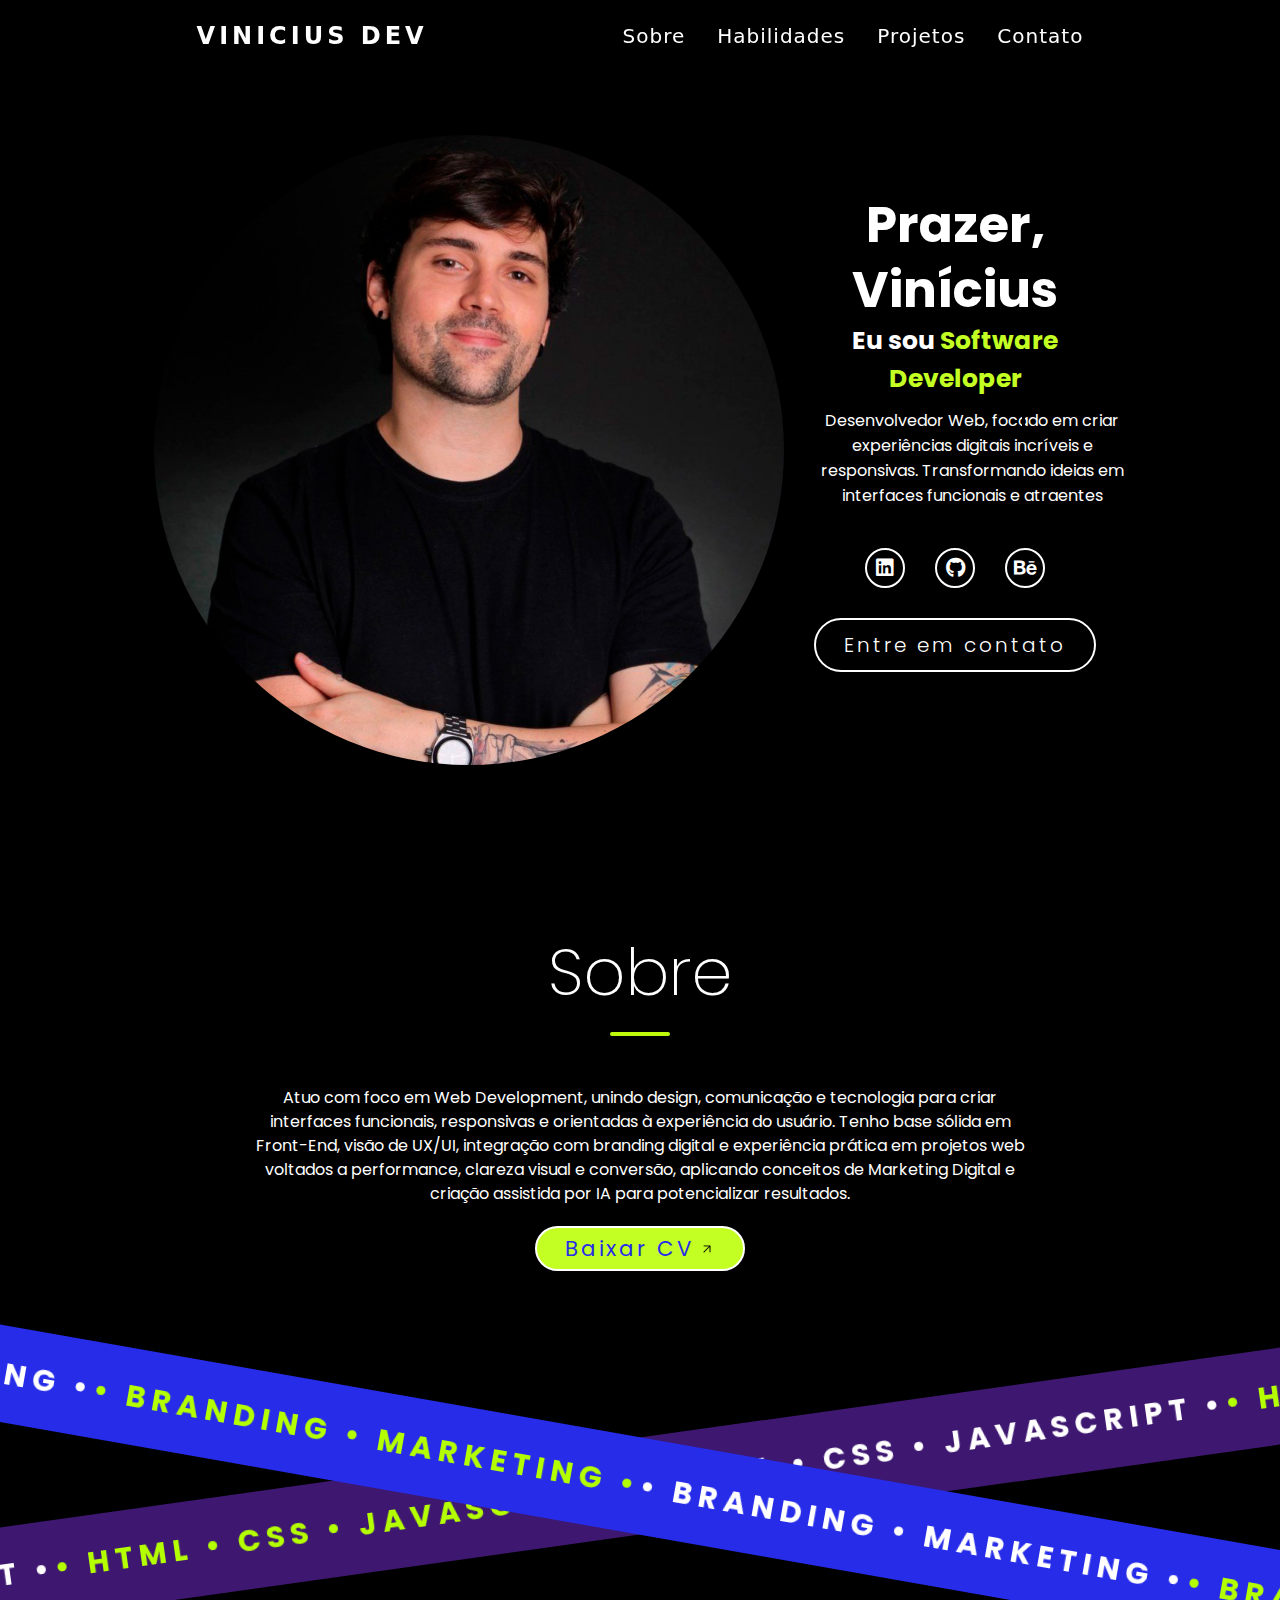
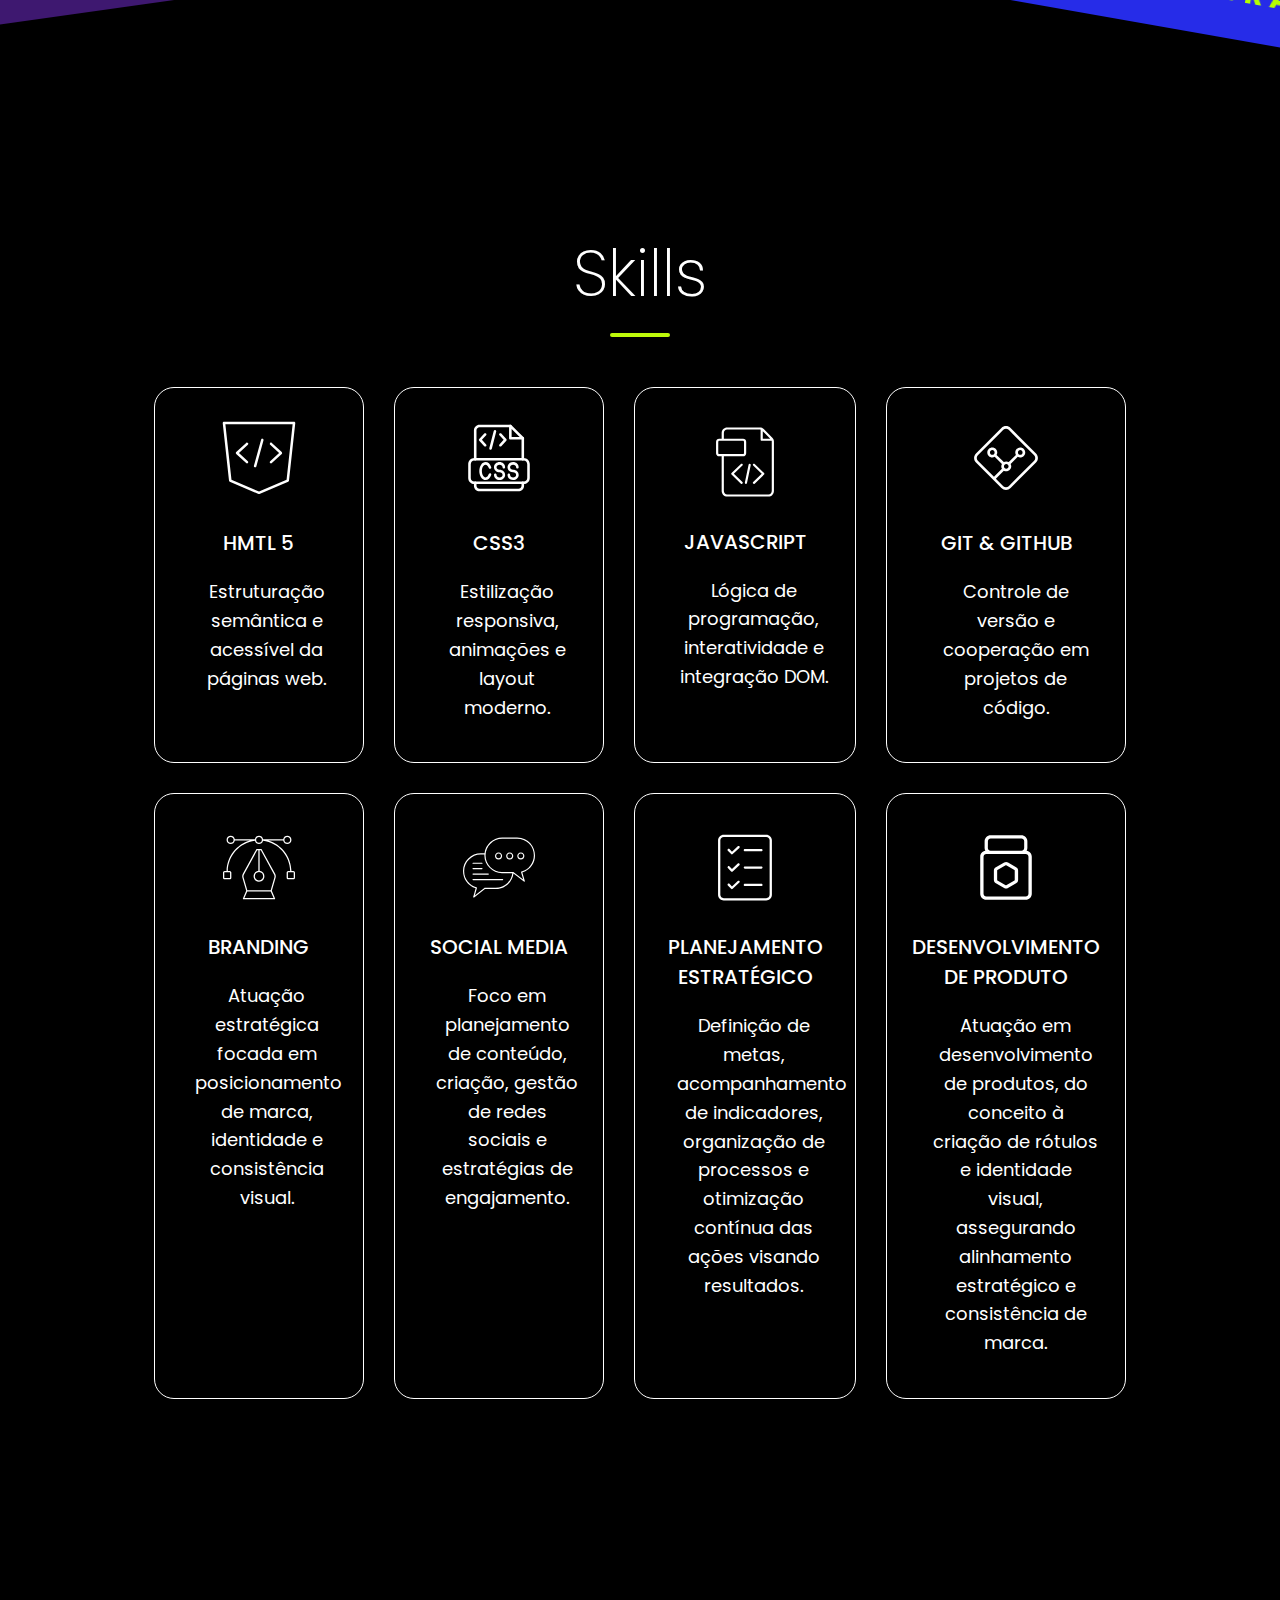
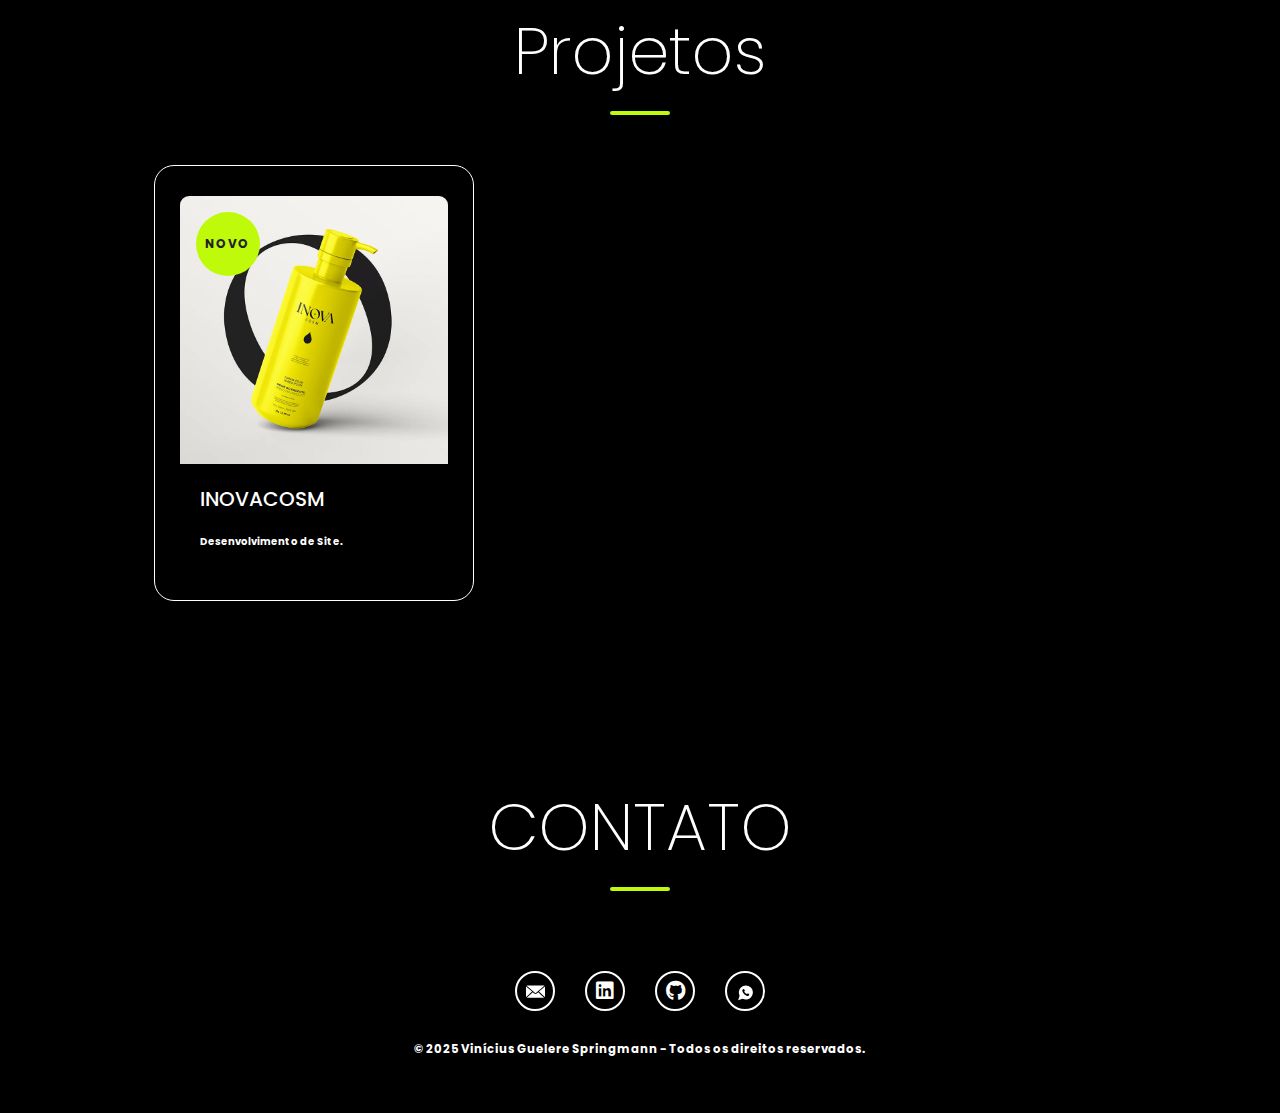
<file: index.html>
<!DOCTYPE html>
<html lang="pt-BR">
    <head>
        <meta charset="UTF-8">
        <meta name="viewport" content="width=device-width, initial-scale=1.0">
        <!-- Fontes e Ícones -->
        <link rel="stylesheet" href="https://cdnjs.cloudflare.com/ajax/libs/font-awesome/6.5.1/css/all.min.css">
        <link rel="stylesheet" href="css/style.css">
        <link rel="preconnect" href="https://fonts.googleapis.com">
        <link rel="preconnect" href="https://fonts.gstatic.com" crossorigin>
        <link href="https://fonts.googleapis.com/css2?family=Roboto:wght@300;400;500;700&display=swap" rel="stylesheet">
        <title>Vinicius Springmann - Portfólio Website</title>
    </head>
  

    <body>
    <header>
      <nav>
        <a class="logo" href="#home">Vinicius Dev</a>
        <div class="mobile-menu">
          <div class="line1"></div>
          <div class="line2"></div>
          <div class="line3"></div>
        </div>
        <ul class="nav-list">
          <li><a href="#sobre">Sobre</a></li>
          <li><a href="#habilidades">Habilidades</a></li>
          <li><a href="#projetos">Projetos</a></li>
          <li><a href="#contato">Contato</a></li>
        </ul>
      </nav>
    </header>

     <section class="home" id="home">
        <div class="home-img">
            <img src="main.jpg" alt="">
        </div>
        <div class="home-content">
            <h1>Prazer, <span>Vinícius</span></h1>
            <h3 class="typing-text">Eu sou <span></span></h3>
            <p>Desenvolvedor Web, focado em criar experiências digitais incríveis e responsivas. Transformando ideias em interfaces funcionais e atraentes</p>
            <div class="social-icons-2">
                <a href="https://www.linkedin.com/in/vspringmann/" ><i class="fa-brands fa-linkedin"></i></a>
                <a href="https://github.com/vguelere" ><i class="fa-brands fa-github"></i></a>
                <a href="https://www.behance.net/vgspringmann" ><i class="fa-brands fa-behance"></i></a>

            </div>
            <a href="#contato" class="btn">Entre em contato</a>
        </div>
    </section>

    <!-- Bio -->
   

       <!-- Sobre -->
        <section class="sobre" id="sobre">
            <div class="sobre-content">
            <div class="home-content">
            <div class="title">      
                <h2>Sobre</h2>
            </div>          
                    <p class="descritivo-2">
                        Atuo com foco em Web Development, unindo design, comunicação e tecnologia para criar interfaces funcionais, responsivas e orientadas à experiência do usuário. Tenho base sólida em Front-End, visão de UX/UI, integração com branding digital e experiência prática em projetos web voltados a performance, clareza visual e conversão, aplicando conceitos de Marketing Digital e criação assistida por IA para potencializar resultados.

                    </p>
                        <div class="buttons">
                            <a href="https://docs.google.com/document/d/11wgKVtX3p1SwhIGkj5jMPfNBjCq3Rqdd4PRuN9oROHk/edit?tab=t.0#heading=h.1z7800wn8jba" target="_blank" class="btn-active slot-btn">
                                <span class="slot-content">
                                Baixar CV
                                <img src="./imagens/seta.png" alt="seta" class="icon-small">
                                </span>
                            </a>
                        </div>
                    </div>

            </div>
        </section>
    </div>

        <!-- FAIXA -->


        <div class="bands-mask">
            <div class="bands">
            <div class="band band-1">
                <div class="band-track">
                <span>• HTML • CSS • JAVASCRIPT •</span>
                <span>• HTML • CSS • JAVASCRIPT •</span>
                <span>• HTML • CSS • JAVASCRIPT •</span>
                <span>• HTML • CSS • JAVASCRIPT •</span>
                <span>• HTML • CSS • JAVASCRIPT •</span>
                <span>• HTML • CSS • JAVASCRIPT •</span>
                <span>• HTML • CSS • JAVASCRIPT •</span>
                <span>• HTML • CSS • JAVASCRIPT •</span>
                <span>• HTML • CSS • JAVASCRIPT •</span>
                <span>• HTML • CSS • JAVASCRIPT •</span>
                <span>• HTML • CSS • JAVASCRIPT •</span>
                <span>• HTML • CSS • JAVASCRIPT •</span>
                <span>• HTML • CSS • JAVASCRIPT •</span>
                <span>• HTML • CSS • JAVASCRIPT •</span>
                <span>• HTML • CSS • JAVASCRIPT •</span>
                <span>• HTML • CSS • JAVASCRIPT •</span>
                
                </div>
            </div>

            <div class="band band-3">
                <div class="band-track">
                <span>• BRANDING • MARKETING •</span>
                <span>• BRANDING • MARKETING •</span>
                <span>• BRANDING • MARKETING •</span>
                <span>• BRANDING • MARKETING •</span>
                <span>• BRANDING • MARKETING •</span>
                <span>• BRANDING • MARKETING •</span>
                <span>• BRANDING • MARKETING •</span>
                <span>• BRANDING • MARKETING •</span>
                <span>• BRANDING • MARKETING •</span>
                <span>• BRANDING • MARKETING •</span>
                <span>• BRANDING • MARKETING •</span>
                <span>• BRANDING • MARKETING •</span>
                <span>• BRANDING • MARKETING •</span>
                <span>• BRANDING • MARKETING •</span>
                <span>• BRANDING • MARKETING •</span>
                <span>• BRANDING • MARKETING •</span>
                </div>
            </div>
            </div>
        </div>  

       <!-- Skills -->
        <section class="servicos section" id="habilidades">
             <div class="container">
                    <div class="title">
                        <h2>Skills</h2>
                    </div>


            <div class="informacoes">
                <div class="informacao">
                    <div class="icone">
                        <img src="icons/html5.svg" alt="desenvolvimento web">
                    </div>
                    <h3>HMTL 5</h3>
                    <p> Estruturação semântica e acessível da páginas web.</p>
                </div>

                <div class="informacao">
                <div class="icone">
                <img src="icons/css.svg" alt="desenvolvimento app">
                </div>
                <h3>CSS3</h3>
                    <p>Estilização responsiva, animações e layout moderno.</p>
                </div>

                <div class="informacao">
                <div class="icone">
                <img src="icons/javascript.svg" alt="servicos nuvem">
                </div>
                <h3>JAVASCRIPT</h3>
                    <p>Lógica de programação, interatividade e integração DOM.</p>
                </div>

            <!-- Skill -->
             <div class="informacao">
                <div class="icone">
                    <img src="icons/git.svg" alt="cyberseguranca">
                </div>
                    <h3>GIT & GITHUB</h3>
                    <p>Controle de versão e cooperação em projetos de código.</p>
                </div>      


            <!-- Skill -->
             <div class="informacao">
                <div class="icone">
                    <img src="icons/design.svg" alt="cyberseguranca">
                </div>
                    <h3>BRANDING</h3>
                    <p>Atuação estratégica focada em posicionamento de marca, identidade e consistência visual.</p>
                </div>

            <!-- Skill -->
             <div class="informacao">
                <div class="icone">
                    <img src="icons/social.svg" alt="cyberseguranca">
                </div>
                    <h3>SOCIAL MEDIA</h3>
                    <p>Foco em planejamento de conteúdo, criação, gestão de redes sociais e estratégias de engajamento.</p>
                </div>

            <!-- Skill -->
             <div class="informacao">
                <div class="icone">
                    <img src="icons/planning.svg" alt="cyberseguranca">
                </div>
                    <h3>PLANEJAMENTO ESTRATÉGICO</h3>
                    <p>Definição de metas, acompanhamento de indicadores, organização de processos e otimização contínua das ações visando resultados.</p>
                </div>
                
                

            <!-- Skill -->
             <div class="informacao">
                <div class="icone">
                    <img src="icons/packing.svg" alt="cyberseguranca">
                </div>
                    <h3>DESENVOLVIMENTO DE PRODUTO</h3>
                    <p>Atuação em desenvolvimento de produtos, do conceito à criação de rótulos e identidade visual, assegurando alinhamento estratégico e consistência de marca.</p>
                </div>
                
                
                
                
                </div>
             </div>
        </section>

       <!-- Skills -->
        <section class="servicos section" id="projetos">
             <div class="container">
                    <div class="title">
                        <h2>Projetos</h2>
                    </div>

        <!-- CARD -->
                    <div class="case-card informacao">
                    <a href="https://inovacosm.com.br/">
                            <div class="case-image">
                                <img src="imagens/inova.webp" alt="Theatre Arts">
                                <span class="case-btn">NOVO</span>
                            </div>

                            <div class="case-content">
                                <h3>INOVACOSM</h3>
                                 <h4>Desenvolvimento de Site.</h4>
                            </div>
                            </a>
                    </div>

                    
             </div>
        </section>

<!-- Título -->
     <h1>
            <span class="animate fade-up">Vinícius Springmann</span>
     </h1>



<!-- Contato -->

    <footer class="">
              <div class="title">
              <h2>CONTATO</h2>
              </div>
    </footer>
    
<!-- Logo -->
    <footer class="logo-base" id="contato">
               <div class="social-icons-2">
                <a href="mailto:v.guelere@gmail.com" target="_blank">
                <img src="icons/mail.svg" alt="" class="contact__icon" /></a>
                <a href="https://www.linkedin.com/in/vspringmann/" ><i class="fa-brands fa-linkedin"></i></a>
                <a href="https://github.com/vguelere" ><i class="fa-brands fa-github"></i></a>
                <a href="https://wa.me/5511994209461" target="_blank" aria-label="WhatsApp de Vinicius Springmann">
                <img src="icons/whats.svg" alt="" class="contact__icon" /></a>             
                </div>
    </footer>


<!-- Footer -->
    <footer class="rodape">
        <h3 class="copyright"> © 2025  Vinícius Guelere Springmann  - Todos os direitos reservados.</h3>
    </footer>



 <script src="script.js"></script>
 <script src="mobile-navbar.js"></script>

    </body>
</html>
</file>
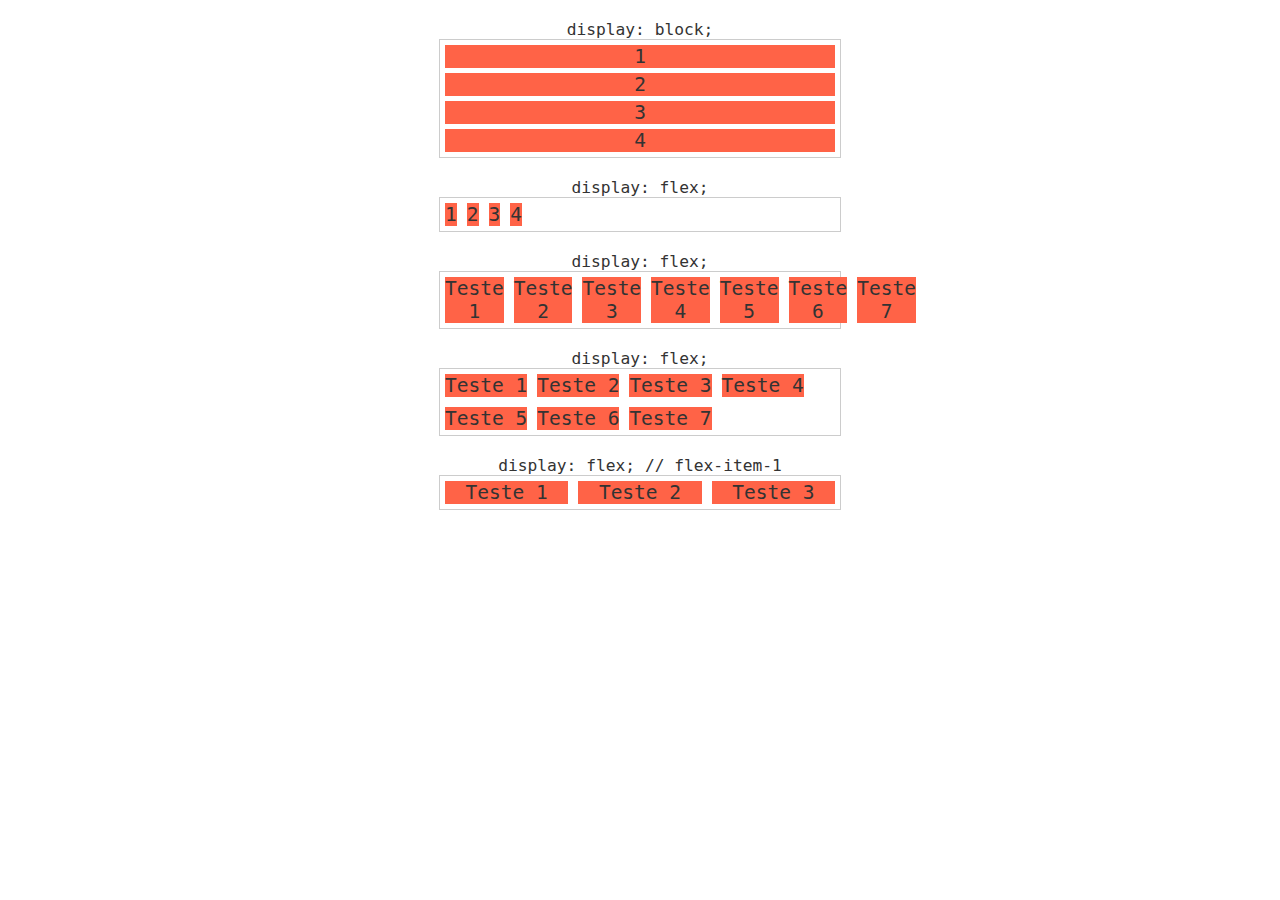
<file: Display/index.html>
<!DOCTYPE html>
<html lang="pt-brs">
<head>
    <meta charset="UTF-8">
    <link rel="stylesheet" href="style.css">
    <link rel="preconnect" href="https://fonts.googleapis.com">
<link rel="preconnect" href="https://fonts.gstatic.com" crossorigin>
<link href="https://fonts.googleapis.com/css2?family=Roboto:ital,wght@0,100..900;1,100..900&display=swap" rel="stylesheet">
    <meta name="viewport" content="width=device-width, initial-scale=1.0">
    <title>Lista de Tarefas</title>
</head>
<body>

<h1>display: block;</h1>
<section class="container">
	<div class="item">1</div>
	<div class="item">2</div>
	<div class="item">3</div>
	<div class="item">4</div>   
</section>

<h1>display: flex;</h1>
<section class="container flex">
	<div class="item">1</div>
	<div class="item">2</div>
	<div class="item">3</div>
	<div class="item">4</div>
</section>

<h1>display: flex;</h1>
<section class="container flex">
	<div class="item">Teste 1</div>
	<div class="item">Teste 2</div>
	<div class="item">Teste 3</div>
	<div class="item">Teste 4</div>
	<div class="item">Teste 5</div>
	<div class="item">Teste 6</div>
	<div class="item">Teste 7</div>
</section>

<h1>display: flex;</h1>
<section class="container flex flex-wrap">
	<div class="item">Teste 1</div>
	<div class="item">Teste 2</div>
	<div class="item">Teste 3</div>
	<div class="item">Teste 4</div>
	<div class="item">Teste 5</div>
	<div class="item">Teste 6</div>
	<div class="item">Teste 7</div>
</section>

<h1>display: flex; // flex-item-1</h1>
<section class="container flex">
	<div class="item flex-item-1">Teste 1</div>
	<div class="item flex-item-1">Teste 2</div>
	<div class="item flex-item-1">Teste 3</div>
</section>

</body>
</file>
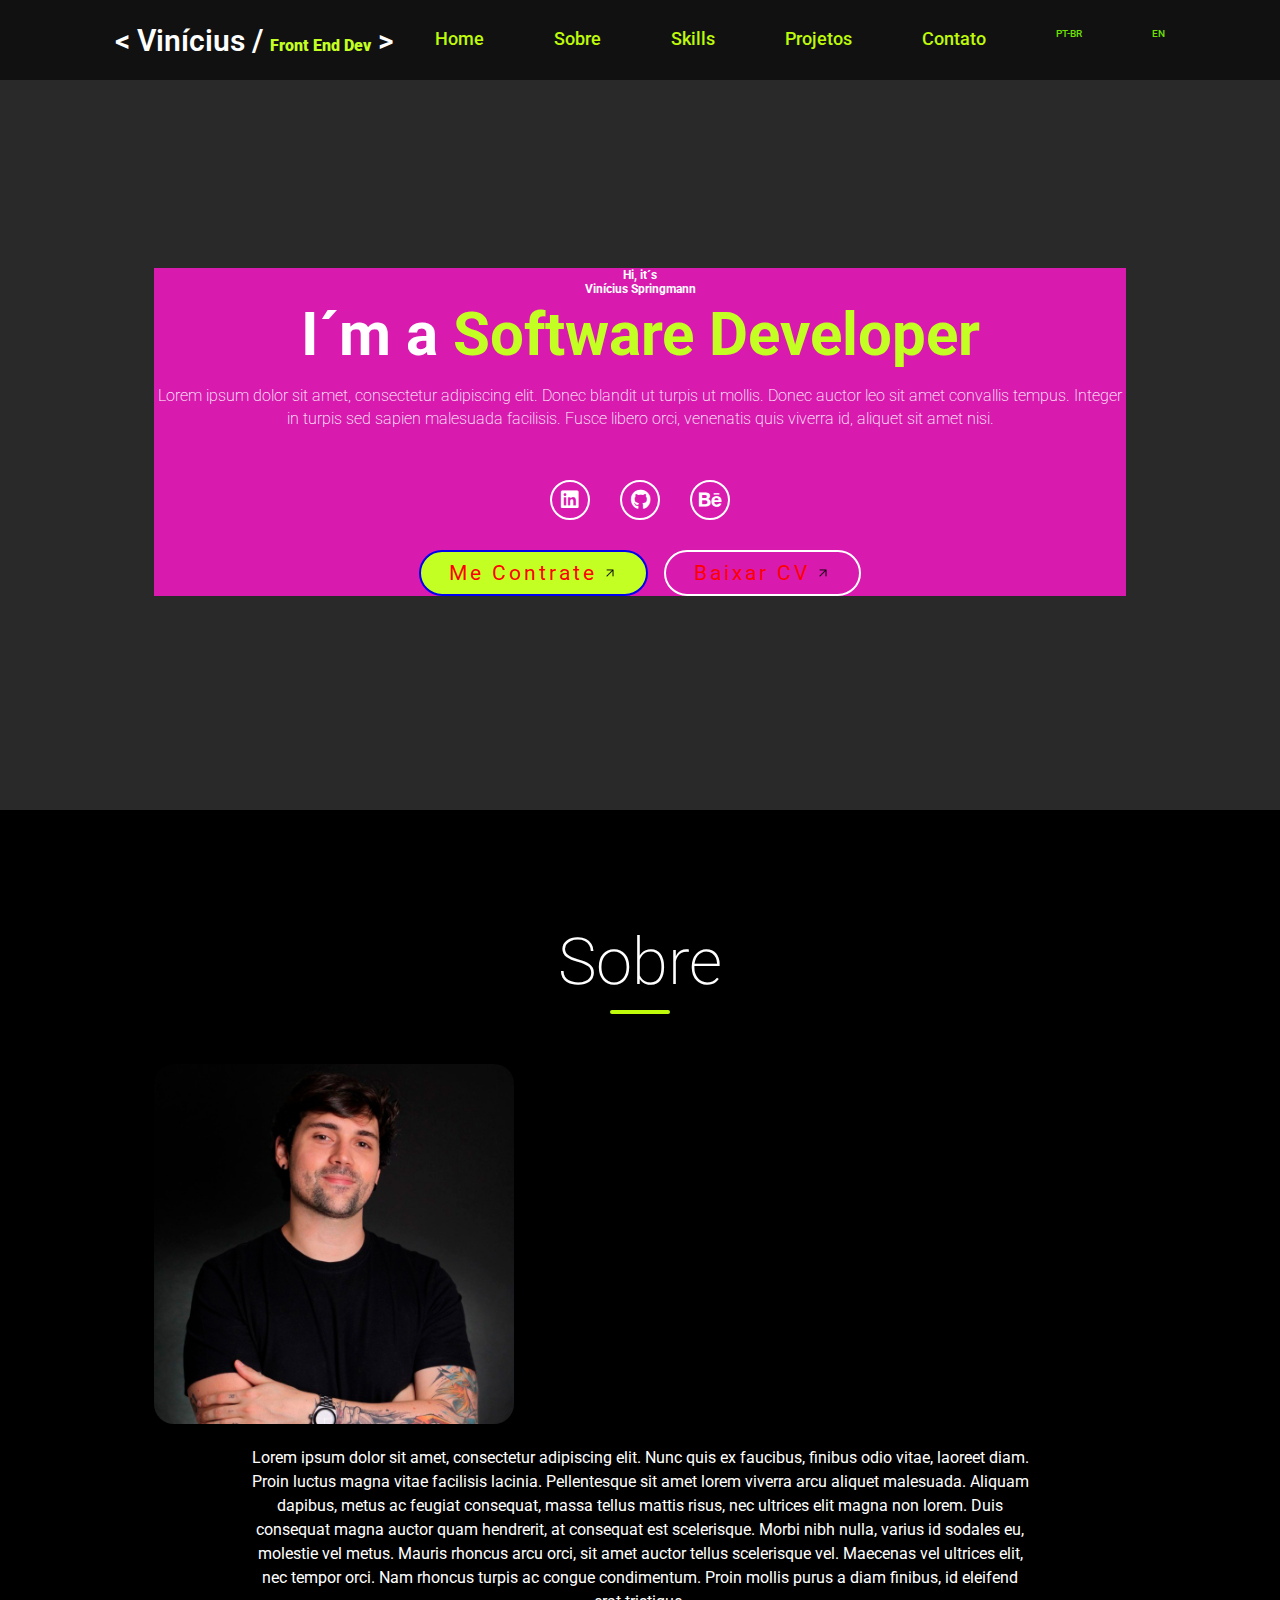
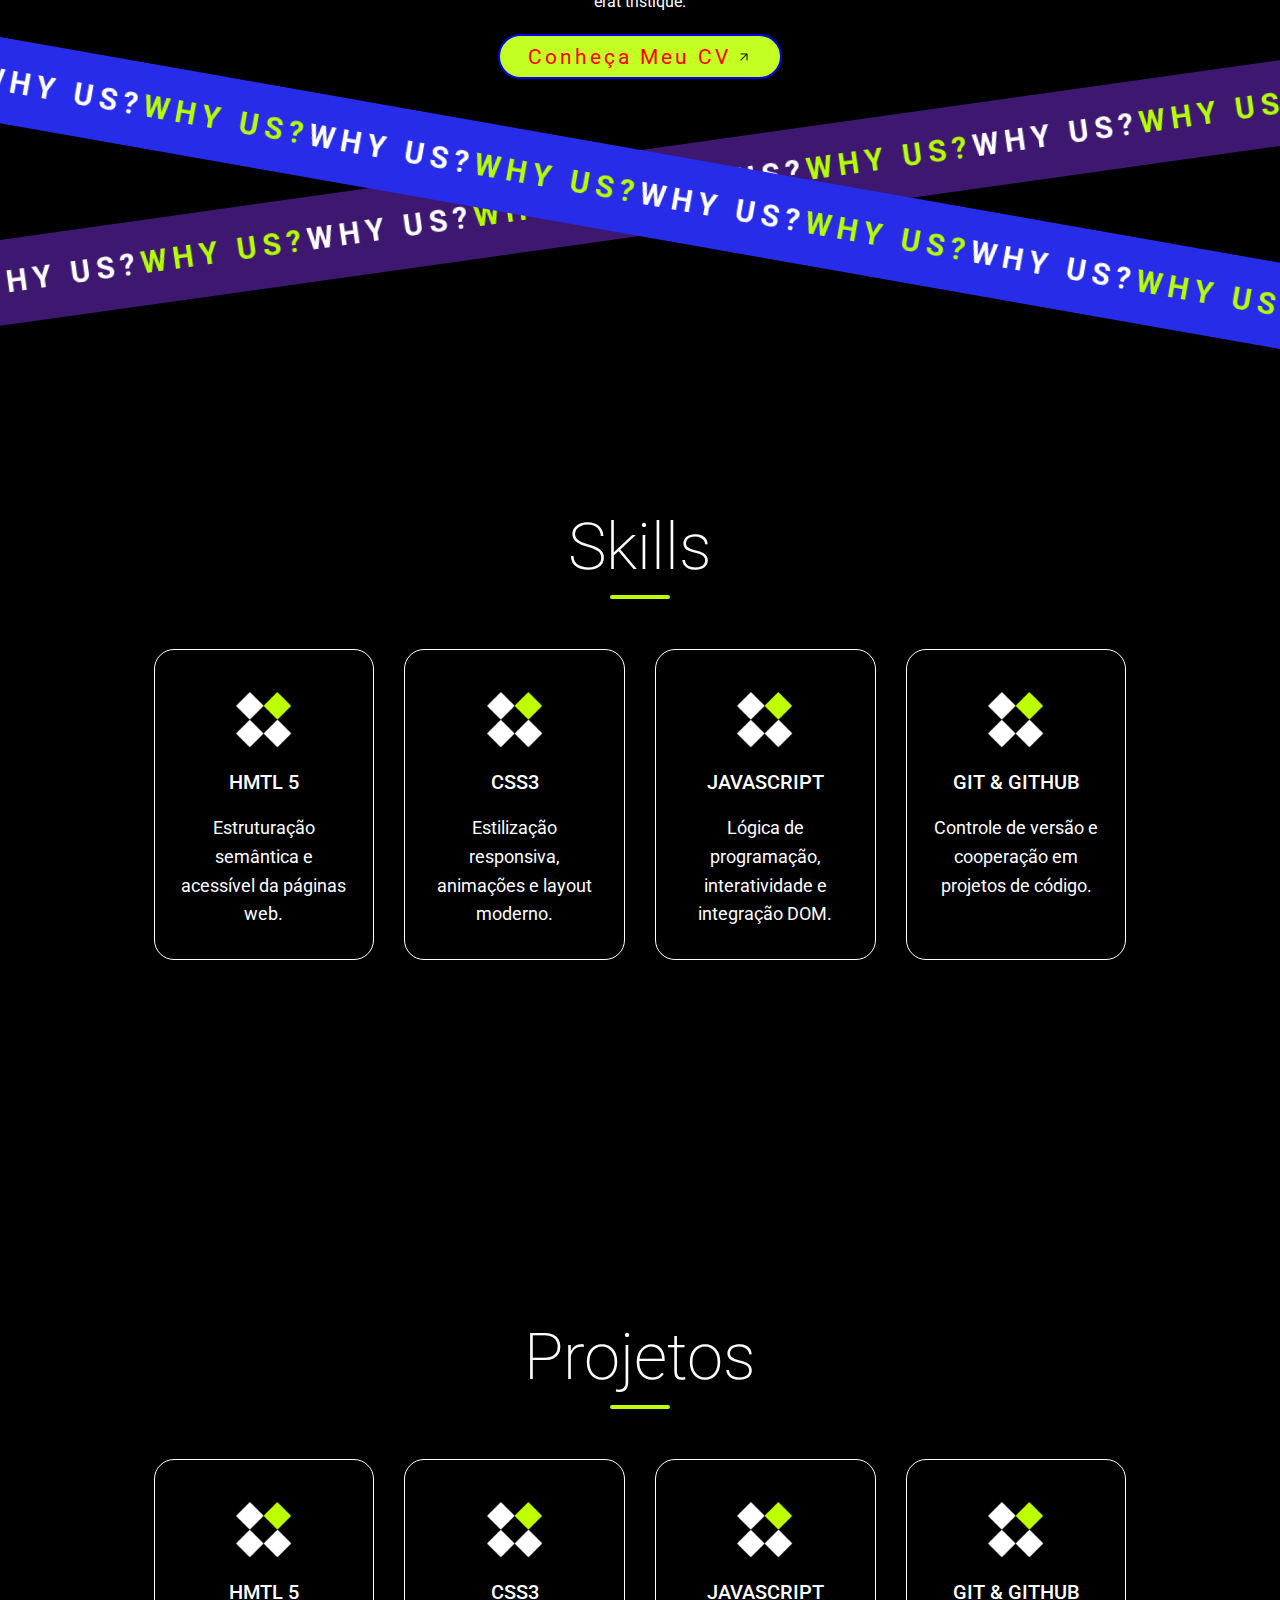
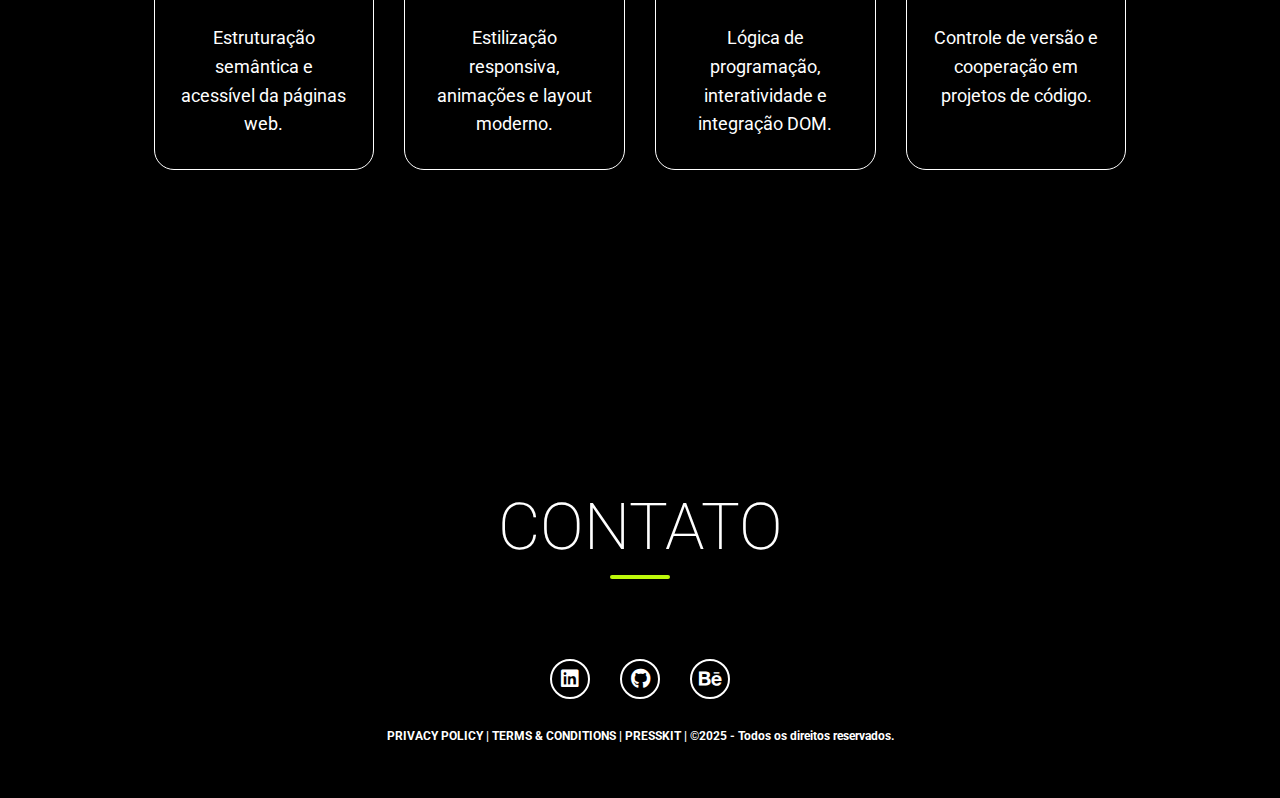
<file: Site/index.html>
<!DOCTYPE html>
<html lang="pt-BR">
    <head>
        <meta charset="UTF-8">
        <meta name="viewport" content="width=device-width, initial-scale=1.0">
        <!-- Fontes e Ícones -->
        <link rel="stylesheet" href="https://cdnjs.cloudflare.com/ajax/libs/font-awesome/6.5.1/css/all.min.css">
        <link rel="stylesheet" href="style.css">
        <link rel="preconnect" href="https://fonts.googleapis.com">
        <link rel="preconnect" href="https://fonts.gstatic.com" crossorigin>
        <link href="https://fonts.googleapis.com/css2?family=Roboto:wght@300;400;500;700&display=swap" rel="stylesheet">
        <title>Vinicius Springmann - Portfólio Website</title>
    </head>

    

    <body>


    <header>
        <!-- Logo -->
        <a href="#" class="logo"> < Vinícius / <strong class="front">Front End Dev</strong> > </a>

        <!-- Menu Sanduíche -->
             <button class="menu-toggle" aria-label="Abrir menu">
            ☰
            </button>

            <nav class="menu">
                <a href="#home">Home</a>
                <a href="#sobre">Sobre</a>                    
                <a href="#servicos">Skills</a>
                <a href="#projetos">Projetos</a>
                <a href="#contato">Contato</a>
                <a href="#home" class="lang-1" >PT-BR</a>
                <a href="#home" class="lang-1">EN</a>
            </nav>

    </header> 

    <!-- Bio -->
    <div class="central">
    <section class="home" id="home">


        <!-- Texto da BIO ---->
         <div class="home-content-2">
                <h3>Hi, it´s</h3> <h3><span>Vinícius Springmann</span></h3>
                <h1 class="typing-text">I´m a <span></span></h1>
                <br>
                <span class="descritivo">Lorem ipsum dolor sit amet, consectetur adipiscing elit. Donec blandit ut turpis ut mollis. Donec auctor leo sit amet convallis tempus. Integer in turpis sed sapien malesuada facilisis. Fusce libero orci, venenatis quis viverra id, aliquet sit amet nisi.</span>
                <div class="social-icons-2">
                    <a href="#" ><i class="fa-brands fa-linkedin"></i></a>
                    <a href="#" ><i class="fa-brands fa-github"></i></a>
                    <a href="#" ><i class="fa-brands fa-behance"></i></a>
            </div>


            <div class="buttons botoes-linha">
            <div class="btn-wrap">
                <a href="#" class="btn-active slot-btn">
                <span class="slot-content">
                    Me Contrate
                    <img src="./imagens/seta.png" class="icon-small">
                </span>
                </a>
            </div>

            <div class="space"></div>

            <div class="btn-wrap">
                <a href="#" class="btn slot-btn">
                <span class="slot-content">
                    Baixar CV
                    <img src="./imagens/seta.png" class="icon-small">
                </span>
                </a>
            </div>
            </div>
       </section>

       <!-- Sobre -->
        <section class="sobre" id="sobre">
            <div class="sobre-content">
            <div class="home-content">
            <div class="title">      
                <h2>Sobre</h2>
            </div>
            <!-- Imagem Perfil --->
            <div class="img-red">
                <img src="main.jpg" alt=""></i>
            </div>
            
                    <p class="descritivo-2">
                        Lorem ipsum dolor sit amet, consectetur adipiscing elit. Nunc quis ex faucibus, finibus odio vitae, laoreet diam. Proin luctus magna vitae facilisis lacinia. Pellentesque sit amet lorem viverra arcu aliquet malesuada. Aliquam dapibus, metus ac feugiat consequat, massa tellus mattis risus, nec ultrices elit magna non lorem. Duis consequat magna auctor quam hendrerit, at consequat est scelerisque. Morbi nibh nulla, varius id sodales eu, molestie vel metus. Mauris rhoncus arcu orci, sit amet auctor tellus scelerisque vel. Maecenas vel ultrices elit, nec tempor orci. Nam rhoncus turpis ac congue condimentum. Proin mollis purus a diam finibus, id eleifend erat tristique.
                    </p>
                        <div class="buttons">
                            <a href="#" class="btn-active slot-btn">
                                <span class="slot-content">
                                Conheça Meu CV
                                <img src="./imagens/seta.png" alt="seta" class="icon-small">
                                </span>
                            </a>
                        </div>
                    </div>

            </div>
        </section>
    </div>

        <!-- FAIXA -->


        <div class="bands-mask">
            <div class="bands">
            <div class="band band-1">
                <div class="band-track">
                <span>WHY US?</span>
                <span>WHY US?</span>
                <span>WHY US?</span>
                <span>WHY US?</span>
                <span>WHY US?</span>
                <span>WHY US?</span>
                <span>WHY US?</span>
                <span>WHY US?</span>
                <span>WHY US?</span>
                <span>WHY US?</span>
                <span>WHY US?</span>
                <span>WHY US?</span>
                <span>WHY US?</span>
                <span>WHY US?</span>
                <span>WHY US?</span>
                <span>WHY US?</span>
                
                </div>
            </div>

            <div class="band band-3">
                <div class="band-track">
                <span>WHY US?</span>
                <span>WHY US?</span>
                <span>WHY US?</span>
                <span>WHY US?</span>
                <span>WHY US?</span>
                <span>WHY US?</span>
                <span>WHY US?</span>
                <span>WHY US?</span>
                <span>WHY US?</span>
                <span>WHY US?</span>
                <span>WHY US?</span>
                <span>WHY US?</span>
                <span>WHY US?</span>
                <span>WHY US?</span>
                <span>WHY US?</span>
                <span>WHY US?</span>
                </div>
            </div>
            </div>
        </div>  

       <!-- Skills -->
        <section class="servicos section" id="servicos">
             <div class="container">
                    <div class="title">
                        <h2>Skills</h2>
                    </div>

            <div class="informacoes">
                <div class="informacao">
                    <div class="icone">
                        <img src="./imagens/seta-5.png" alt="desenvolvimento web">
                    </div>
                    <h3>HMTL 5</h3>
                    <p> Estruturação semântica e acessível da páginas web.</p>
                </div>

                <div class="informacao">
                <div class="icone">
                <img src="./imagens/seta-5.png" alt="desenvolvimento app">
                </div>
                <h3>CSS3</h3>
                    <p>Estilização responsiva, animações e layout moderno.</p>
                </div>

                <div class="informacao">
                <div class="icone">
                <img src="./imagens/seta-5.png" alt="servicos nuvem">
                </div>
                <h3>JAVASCRIPT</h3>
                    <p>Lógica de programação, interatividade e integração DOM.</p>
                </div>

                <div class="informacao">
                <div class="icone">
                <img src="./imagens/seta-5.png" alt="cyberseguranca">
                </div>
                <h3>GIT & GITHUB</h3>
                    <p>Controle de versão e cooperação em projetos de código.</p>
                </div>              
            
            </div>
             </div>
        </section>

       <!-- Skills -->
        <section class="servicos section" id="projetos">
             <div class="container">
                    <div class="title">
                        <h2>Projetos</h2>
                    </div>

            <div class="informacoes">
                <div class="informacao">
                    <div class="icone">
                        <img src="./imagens/seta-5.png" alt="desenvolvimento web">
                    </div>
                    <h3>HMTL 5</h3>
                    <p> Estruturação semântica e acessível da páginas web.</p>
                </div>

                <div class="informacao">
                <div class="icone">
                <img src="./imagens/seta-5.png" alt="desenvolvimento app">
                </div>
                <h3>CSS3</h3>
                    <p>Estilização responsiva, animações e layout moderno.</p>
                </div>

                <div class="informacao">
                <div class="icone">
                <img src="./imagens/seta-5.png" alt="servicos nuvem">
                </div>
                <h3>JAVASCRIPT</h3>
                    <p>Lógica de programação, interatividade e integração DOM.</p>
                </div>

                <div class="informacao">
                <div class="icone">
                <img src="./imagens/seta-5.png" alt="cyberseguranca">
                </div>
                <h3>GIT & GITHUB</h3>
                    <p>Controle de versão e cooperação em projetos de código.</p>
                </div>              
            
            </div>
             </div>
        </section>

<!-- Título -->
     <h1>
            <span class="animate fade-up">Vinícius Springmann</span>
     </h1>



<!-- Contato -->

    <footer class="">
              <div class="title">
              <h2>CONTATO</h2>
              </div>
    </footer>
    
<!-- Logo -->
    <footer class="logo-base" id="contato">
               <div class="social-icons-2">
                <a href="#" ><i class="fa-brands fa-linkedin"></i></a>
                <a href="#" ><i class="fa-brands fa-github"></i></a>
                <a href="#" ><i class="fa-brands fa-behance"></i></a>
                
            </div>
    </footer>


<!-- Footer -->
    <footer class="rodape">
        <h3 class="copyright"> PRIVACY POLICY  |  TERMS & CONDITIONS  |  PRESSKIT | ©2025 - Todos os direitos reservados.</h3>
    </footer>



 <script src="script.js"></script>

    </body>
</html>
</file>
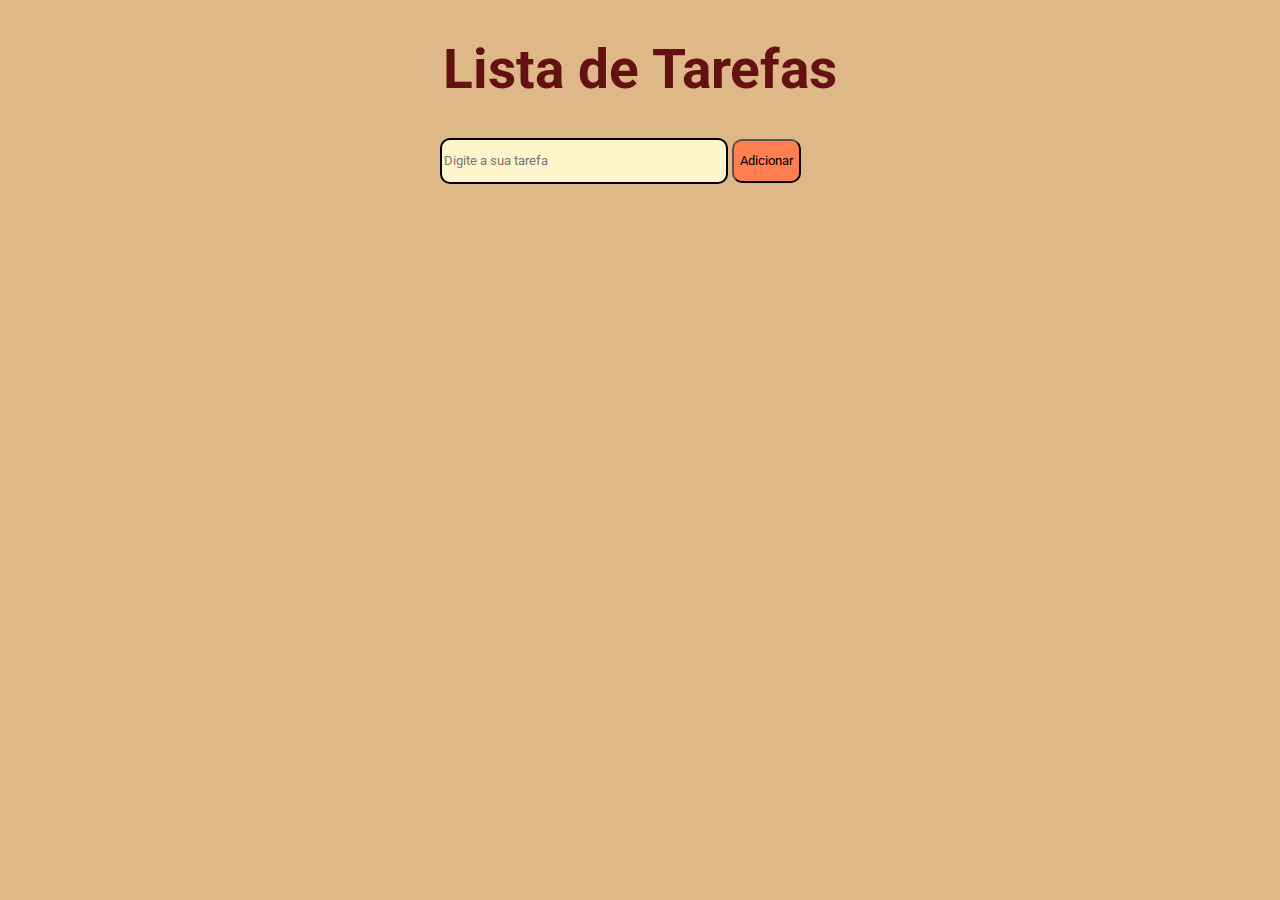
<file: To-Do-List/index.html>
<!DOCTYPE html>
<html lang="pt-brs">
<head>
    <meta charset="UTF-8">
    <link rel="stylesheet" href="style.css">
    <link rel="preconnect" href="https://fonts.googleapis.com">
<link rel="preconnect" href="https://fonts.gstatic.com" crossorigin>
<link href="https://fonts.googleapis.com/css2?family=Roboto:ital,wght@0,100..900;1,100..900&display=swap" rel="stylesheet">
    <meta name="viewport" content="width=device-width, initial-scale=1.0">
    <title>Lista de Tarefas</title>
</head>
<body>

        <h1>Lista de Tarefas</h1>

        <input placeholder="Digite a sua tarefa" />  
        
        <button onclick="adicionarTarefa()">Adicionar</button>

        <ul>
        </ul>
</body>
<script src="scripts.js"></script>
</html>
</file>
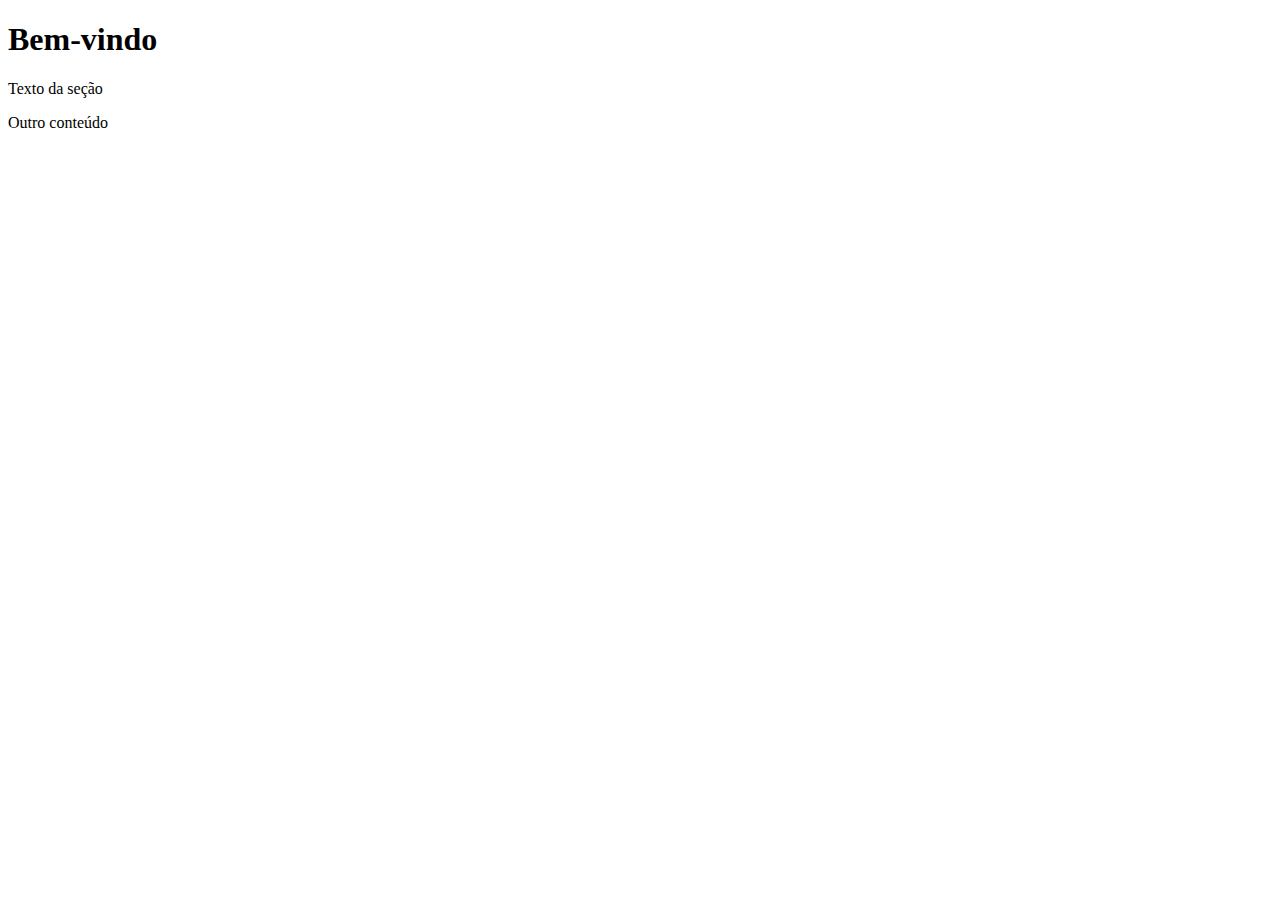
<file: Intersection Observer API/Animar 2/index.html>
<!DOCTYPE html>
<html lang="pt-BR">
    <head>
        <meta charset="UTF-8">
        <meta name="viewport" content="width=device-width, initial-scale=1.0">
          <!-- Fontes e Ícones -->
        <link rel="stylesheet" href="style.css">
        <title>Animar 2</title>
    </head>

<body>
            <section class="hero animate fade-up">
            <h1>Bem-vindo</h1>
            </section>

            <section class="content animate fade-left">
            <p>Texto da seção</p>
            </section>

            <section class="cards animate fade-right">
            <p>Outro conteúdo</p>
            </section>

            <script src="script.js"></script>
</body>
</html>
</file>
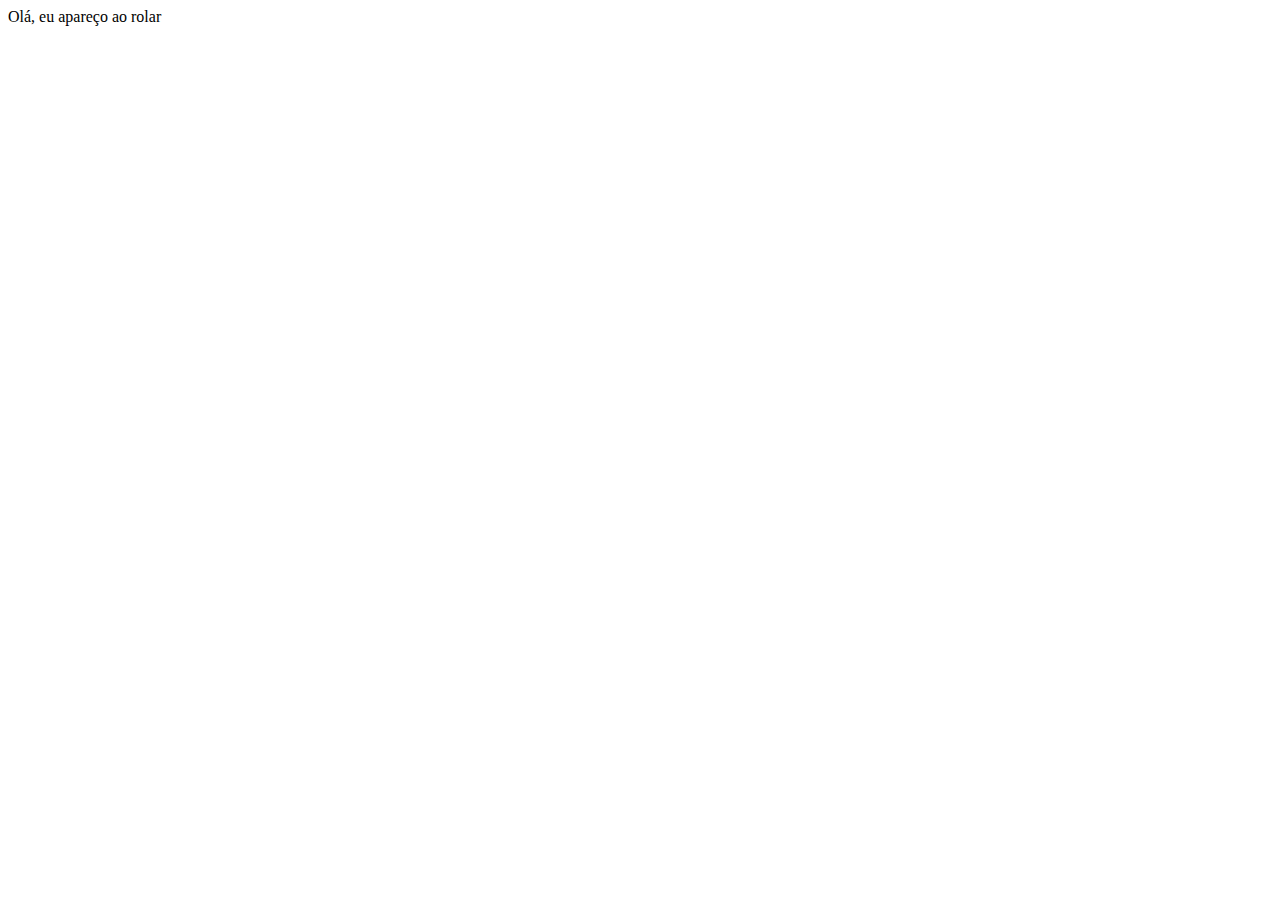
<file: Intersection Observer API/Mostrar/index.html>
<!DOCTYPE html> 
    <head>
        <meta charset="UTF-8">
        <meta name="viewport" content="width=device-width, initial-scale=1.0">
 
 
        <!-- CSS -->
        <link rel="stylesheet" href="style.css">
        <title>Intersection Observer API</title>
        
    </head>

    <body>
        <div class="box">Olá, eu apareço ao rolar</div>
        <script src="script.js"></script>

    </body>
</html>
</file>
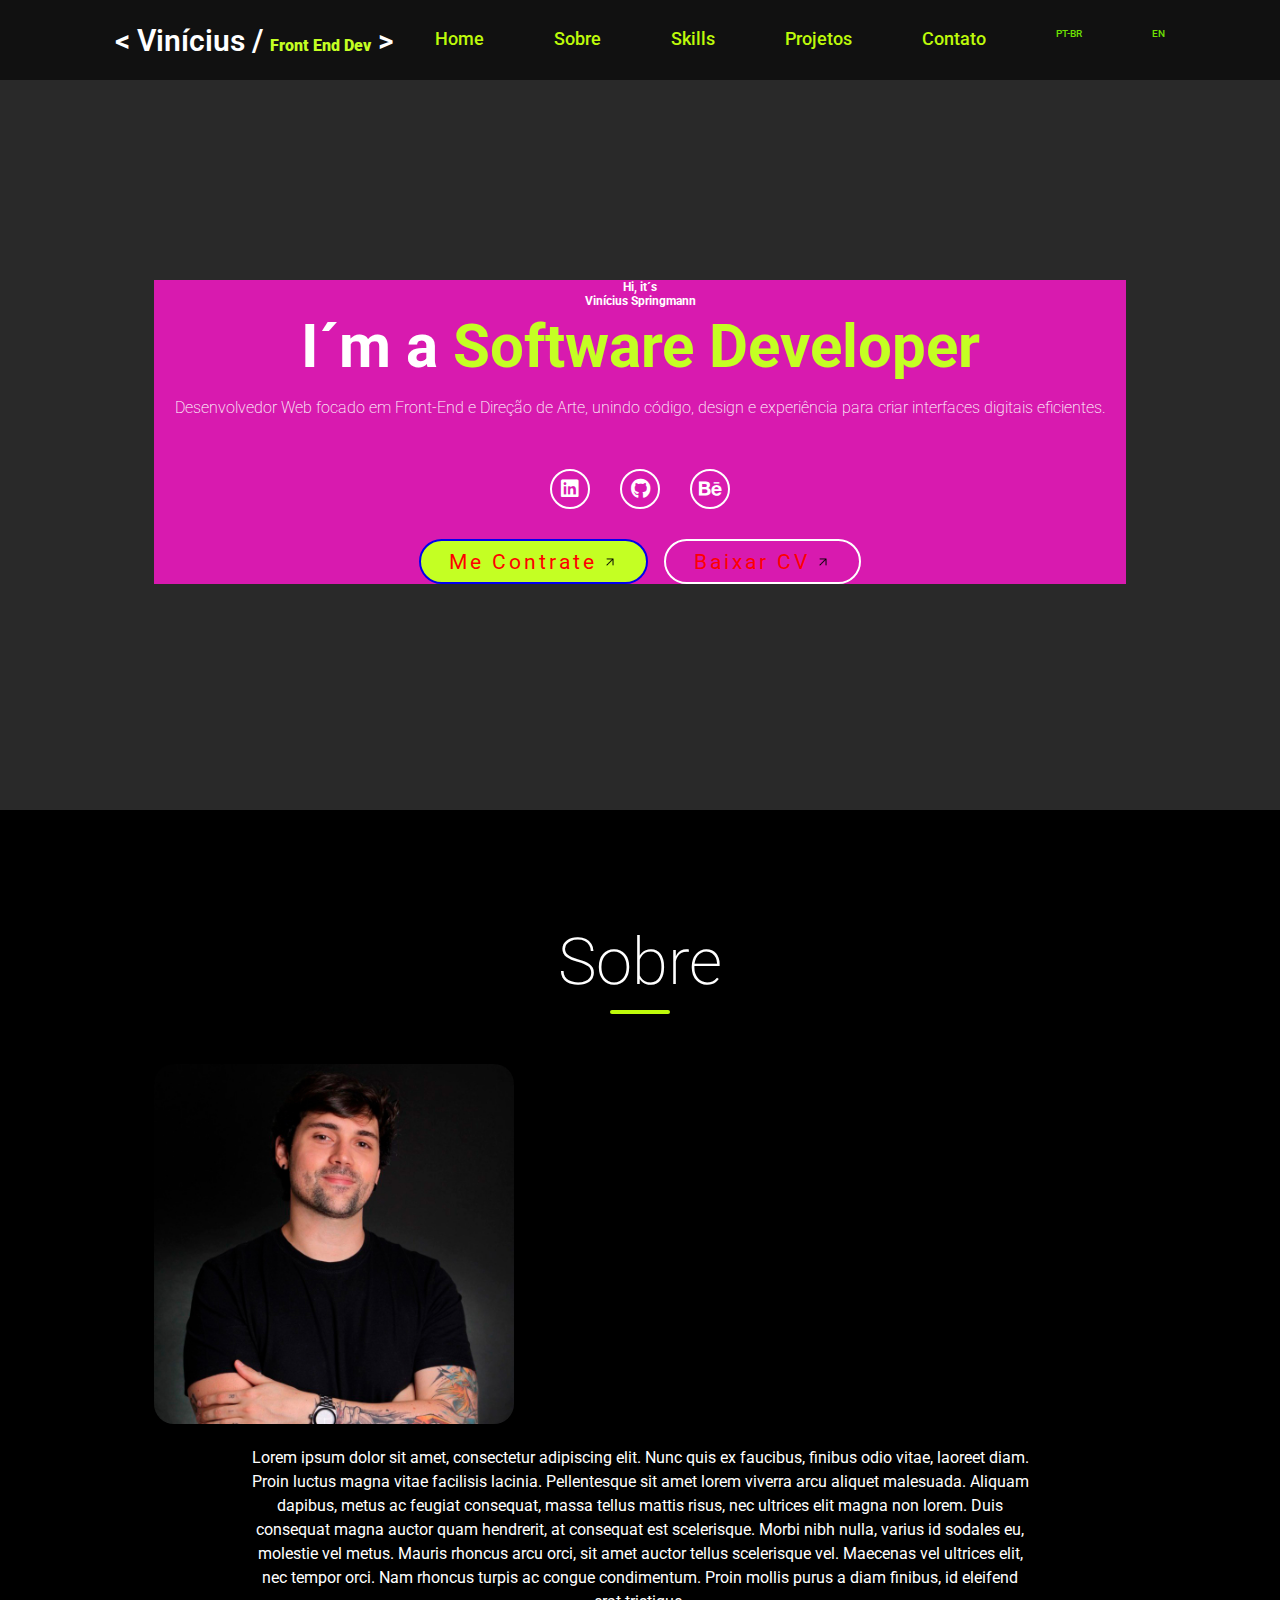
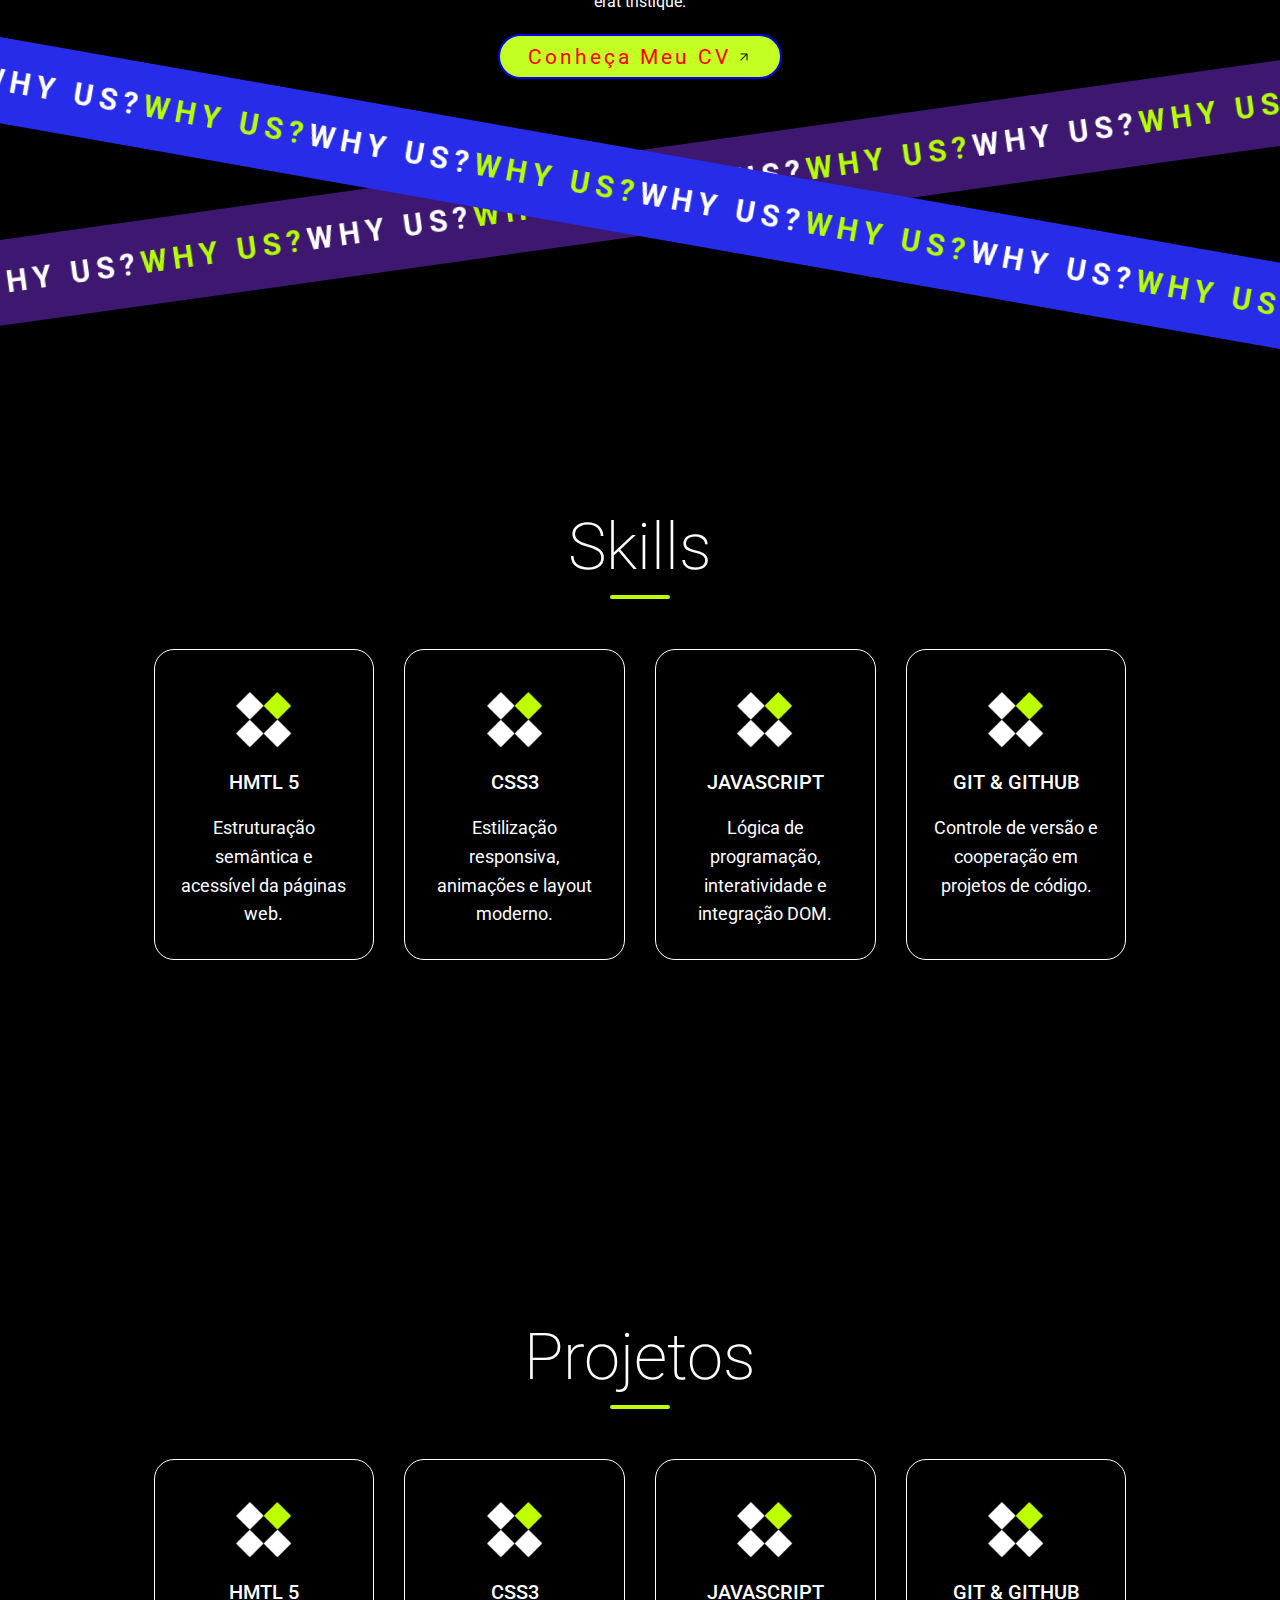
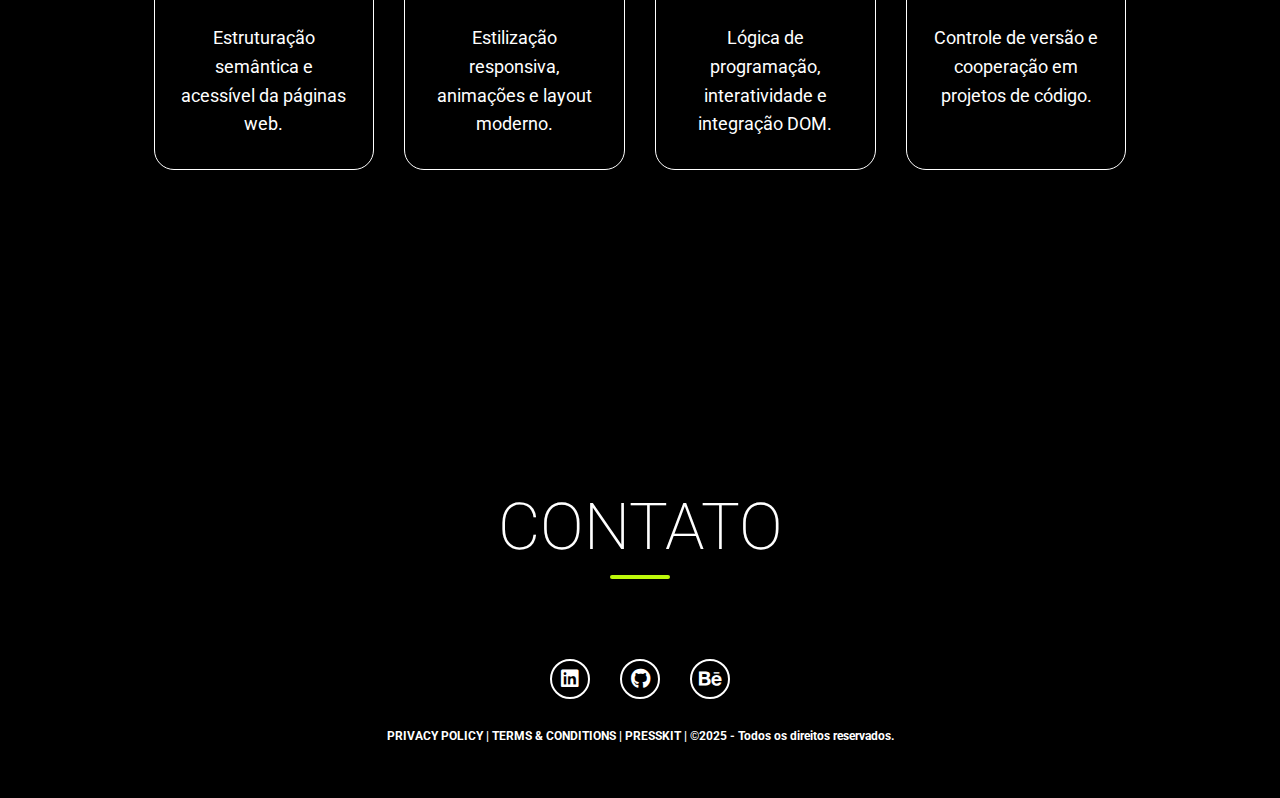
<file: Portfolio Front End/Site/index.html>
<!DOCTYPE html>
<html lang="pt-BR">
    <head>
        <meta charset="UTF-8">
        <meta name="viewport" content="width=device-width, initial-scale=1.0">
        <!-- Fontes e Ícones -->
        <link rel="stylesheet" href="https://cdnjs.cloudflare.com/ajax/libs/font-awesome/6.5.1/css/all.min.css">
        <link rel="stylesheet" href="style.css">
        <link rel="preconnect" href="https://fonts.googleapis.com">
        <link rel="preconnect" href="https://fonts.gstatic.com" crossorigin>
        <link href="https://fonts.googleapis.com/css2?family=Roboto:wght@300;400;500;700&display=swap" rel="stylesheet">
        <title>Vinicius Springmann - Portfólio Website</title>
    </head>

    

    <body>


    <header>
        <!-- Logo -->
        <a href="#" class="logo"> < Vinícius / <strong class="front">Front End Dev</strong> > </a>

        <!-- Menu Sanduíche -->
             <button class="menu-toggle" aria-label="Abrir menu">
            ☰
            </button>

            <nav class="menu">
                <a href="#home">Home</a>
                <a href="#sobre">Sobre</a>                    
                <a href="#servicos">Skills</a>
                <a href="#projetos">Projetos</a>
                <a href="#contato">Contato</a>
                <a href="#home" class="lang-1" >PT-BR</a>
                <a href="#home" class="lang-1">EN</a>
            </nav>

    </header> 

    <!-- Bio -->
    <div class="central">
    <section class="home" id="home">


        <!-- Texto da BIO ---->
         <div class="home-content-2">
                <h3>Hi, it´s</h3> <h3><span>Vinícius Springmann</span></h3>
                <h1 class="typing-text">I´m a <span></span></h1>
                <br>
                <span class="descritivo">Desenvolvedor Web focado em Front-End e Direção de Arte, unindo código, design e experiência para criar interfaces digitais eficientes.</span>
                <div class="social-icons-2">
                    <a href="#" ><i class="fa-brands fa-linkedin"></i></a>
                    <a href="#" ><i class="fa-brands fa-github"></i></a>
                    <a href="#" ><i class="fa-brands fa-behance"></i></a>
            </div>


            <div class="buttons botoes-linha">
            <div class="btn-wrap">
                <a href="#" class="btn-active slot-btn">
                <span class="slot-content">
                    Me Contrate
                    <img src="./imagens/seta.png" class="icon-small">
                </span>
                </a>
            </div>

            <div class="space"></div>

            <div class="btn-wrap">
                <a href="#" class="btn slot-btn">
                <span class="slot-content">
                    Baixar CV
                    <img src="./imagens/seta.png" class="icon-small">
                </span>
                </a>
            </div>
            </div>
       </section>

       <!-- Sobre -->
        <section class="sobre" id="sobre">
            <div class="sobre-content">
            <div class="home-content">
            <div class="title">      
                <h2>Sobre</h2>
            </div>
            <!-- Imagem Perfil --->
            <div class="img-red">
                <img src="main.jpg" alt=""></i>
            </div>
            
                    <p class="descritivo-2">
                        Lorem ipsum dolor sit amet, consectetur adipiscing elit. Nunc quis ex faucibus, finibus odio vitae, laoreet diam. Proin luctus magna vitae facilisis lacinia. Pellentesque sit amet lorem viverra arcu aliquet malesuada. Aliquam dapibus, metus ac feugiat consequat, massa tellus mattis risus, nec ultrices elit magna non lorem. Duis consequat magna auctor quam hendrerit, at consequat est scelerisque. Morbi nibh nulla, varius id sodales eu, molestie vel metus. Mauris rhoncus arcu orci, sit amet auctor tellus scelerisque vel. Maecenas vel ultrices elit, nec tempor orci. Nam rhoncus turpis ac congue condimentum. Proin mollis purus a diam finibus, id eleifend erat tristique.
                    </p>
                        <div class="buttons">
                            <a href="#" class="btn-active slot-btn">
                                <span class="slot-content">
                                Conheça Meu CV
                                <img src="./imagens/seta.png" alt="seta" class="icon-small">
                                </span>
                            </a>
                        </div>
                    </div>

            </div>
        </section>
    </div>

        <!-- FAIXA -->


        <div class="bands-mask">
            <div class="bands">
            <div class="band band-1">
                <div class="band-track">
                <span>WHY US?</span>
                <span>WHY US?</span>
                <span>WHY US?</span>
                <span>WHY US?</span>
                <span>WHY US?</span>
                <span>WHY US?</span>
                <span>WHY US?</span>
                <span>WHY US?</span>
                <span>WHY US?</span>
                <span>WHY US?</span>
                <span>WHY US?</span>
                <span>WHY US?</span>
                <span>WHY US?</span>
                <span>WHY US?</span>
                <span>WHY US?</span>
                <span>WHY US?</span>
                
                </div>
            </div>

            <div class="band band-3">
                <div class="band-track">
                <span>WHY US?</span>
                <span>WHY US?</span>
                <span>WHY US?</span>
                <span>WHY US?</span>
                <span>WHY US?</span>
                <span>WHY US?</span>
                <span>WHY US?</span>
                <span>WHY US?</span>
                <span>WHY US?</span>
                <span>WHY US?</span>
                <span>WHY US?</span>
                <span>WHY US?</span>
                <span>WHY US?</span>
                <span>WHY US?</span>
                <span>WHY US?</span>
                <span>WHY US?</span>
                </div>
            </div>
            </div>
        </div>  

       <!-- Skills -->
        <section class="servicos section" id="servicos">
             <div class="container">
                    <div class="title">
                        <h2>Skills</h2>
                    </div>

            <div class="informacoes">
                <div class="informacao">
                    <div class="icone">
                        <img src="./imagens/seta-5.png" alt="desenvolvimento web">
                    </div>
                    <h3>HMTL 5</h3>
                    <p> Estruturação semântica e acessível da páginas web.</p>
                </div>

                <div class="informacao">
                <div class="icone">
                <img src="./imagens/seta-5.png" alt="desenvolvimento app">
                </div>
                <h3>CSS3</h3>
                    <p>Estilização responsiva, animações e layout moderno.</p>
                </div>

                <div class="informacao">
                <div class="icone">
                <img src="./imagens/seta-5.png" alt="servicos nuvem">
                </div>
                <h3>JAVASCRIPT</h3>
                    <p>Lógica de programação, interatividade e integração DOM.</p>
                </div>

                <div class="informacao">
                <div class="icone">
                <img src="./imagens/seta-5.png" alt="cyberseguranca">
                </div>
                <h3>GIT & GITHUB</h3>
                    <p>Controle de versão e cooperação em projetos de código.</p>
                </div>              
            
            </div>
             </div>
        </section>

       <!-- Skills -->
        <section class="servicos section" id="projetos">
             <div class="container">
                    <div class="title">
                        <h2>Projetos</h2>
                    </div>

            <div class="informacoes">
                <div class="informacao">
                    <div class="icone">
                        <img src="./imagens/seta-5.png" alt="desenvolvimento web">
                    </div>
                    <h3>HMTL 5</h3>
                    <p> Estruturação semântica e acessível da páginas web.</p>
                </div>

                <div class="informacao">
                <div class="icone">
                <img src="./imagens/seta-5.png" alt="desenvolvimento app">
                </div>
                <h3>CSS3</h3>
                    <p>Estilização responsiva, animações e layout moderno.</p>
                </div>

                <div class="informacao">
                <div class="icone">
                <img src="./imagens/seta-5.png" alt="servicos nuvem">
                </div>
                <h3>JAVASCRIPT</h3>
                    <p>Lógica de programação, interatividade e integração DOM.</p>
                </div>

                <div class="informacao">
                <div class="icone">
                <img src="./imagens/seta-5.png" alt="cyberseguranca">
                </div>
                <h3>GIT & GITHUB</h3>
                    <p>Controle de versão e cooperação em projetos de código.</p>
                </div>              
            
            </div>
             </div>
        </section>

<!-- Título -->
     <h1>
            <span class="animate fade-up">Vinícius Springmann</span>
     </h1>



<!-- Contato -->

    <footer class="">
              <div class="title">
              <h2>CONTATO</h2>
              </div>
    </footer>
    
<!-- Logo -->
    <footer class="logo-base" id="contato">
               <div class="social-icons-2">
                <a href="#" ><i class="fa-brands fa-linkedin"></i></a>
                <a href="#" ><i class="fa-brands fa-github"></i></a>
                <a href="#" ><i class="fa-brands fa-behance"></i></a>
                
            </div>
    </footer>


<!-- Footer -->
    <footer class="rodape">
        <h3 class="copyright"> PRIVACY POLICY  |  TERMS & CONDITIONS  |  PRESSKIT | ©2025 - Todos os direitos reservados.</h3>
    </footer>



 <script src="script.js"></script>

    </body>
</html>
</file>
<file: css/style.css>
@import url('https://fonts.googleapis.com/css2?family=Poppins:wght@100;200;300;400;500;600&display=swap');


*{
    margin: 0;
    padding: 0;
    box-sizing: border-box;
    list-style: none;
    text-decoration: none;
    border: none;
    outline: none;

}

.arrows {
  position: absolute;



}

p {
  max-width: 720px;
  margin: 0 auto 1rem;

}

@media (min-width: 768px) {
  p {
    margin-left: 6%;
    margin-right: 6%;
  }
}

@media (min-width: 1024px) {
  p {
    margin-left: 10%;
    margin-right: 0;
  }
}

a {
  color: #ffffff;
  text-decoration: none;
  transition: 0.3s;
}

a:hover {
  opacity: 0.7;
  color: #c4ff23;

}

span{
    color: #b74b4b;
}

.home-content h3{
    font-size: 4rem;
    margin-bottom: 1rem;
    font-weight: 700;
}

.home-content p{
    font-size: 1.6rem;
}

.home-img{
    border-radius: 50%;
}

.home-img img{
    position: relative;
    width: 32vw;
    border-radius: 50%;
    box-shadow: 0 0 25px solid #b74b4b;
    cursor: pointer;
    transition: 0.2s linear;
}

.home-img img:hover{
    font-size: 1.8rem;
    font-weight: 500;
}


.typing-text{
    font-size: 34px;
    font-weight: 600;
    min-width: 280px;
}

.typing-text span{
    position: relative;
}

.typing-text span::before{
    content: "software Developer";
    color: #b74b4b;
    animation: words 20s infinite;
}

.typing-text span::after{
    content: "";
    background-color: black;
    position: absolute;
    width: calc(100% + 8px);
    height: 100%;
    border-left: 3px solid black;
    right: -8;
    animation: cursor 0.6s infinite;
}



.logo {
  font-size: 24px;
  text-transform: uppercase;
  letter-spacing: 4px;

}

html, body {
  width: 100%;
  max-width: 100%;
  overflow-x: hidden;
  margin: 0;
  padding: 0;
}



html{
    font-size: 62.5%;
    scroll-behavior: smooth !important;
}

body{
    width: 100%;
    height: 100vh;
    overflow-x: visible ;
    background-color: rgb(0, 0, 0);
    color: white;
    font-family: 'Poppins', sans-serif;

}

.social-icons a{
    display: inline-flex;
    justify-content: center;
    align-items: center;
    width: 4rem;
    height: 4rem;
    background-color: transparent;
    border: 0.2rem solid #b74b4b;
    font-size: 2rem;
    border-radius: 50%;
    margin: 3rem 1.5rem 3rem 0;
    transition: 0.3s ease;
    color: #b74b4b;
}

.social-icons a:hover{
    color: black;
    transform: scale(1.3) translateY(-5px);
    background-color: #b74b4b;
    box-shadow: 0  0 25px #b74b4b;
}





header{
    position: fixed;
    top: 0;
    left: 0;
    width: 100%;
    padding: 1rem 9%;
    background-color: transparent;
    filter: drop-shadow(10px);
    display: flex;
    justify-content: space-between;
    align-items: center;
    z-index: 100;
}


.contact__icon {
    padding-top: 6px;
    width: 35px;
    height: 35px;
    transition: transform 0.3s, fill 0.3s;
    filter: none;
}



.case-card {
  width: 320px;
  background-color: #000000;
  border: 2px solid #ffffff;
  border-radius: 10px;
  box-sizing: border-box;
  font-family: 'Poppins', sans-serif;
}

/* imagem */
.case-image {
  position: relative;
  border-radius:9px 9px 0 0px;
  width: 100%;
  overflow: hidden;
}

.case-image img {
  width: 100%;
  height: 100%;
  display: block;
  object-fit: cover;
}

/* botão VIEW */
.case-btn {
  position: absolute;
  top: 16px;
  left: 16px;
  width: 64px;
  height: 64px;
  background-color: #BEFA0A;
  color: #222;
  font-size: 12px;
  font-weight: bold;
  border-radius: 50%;
  display: flex;
  align-items: center;
  justify-content: center;
  letter-spacing: 1px;
  font-family: 'Poppins', sans-serif;
}

/* conteúdo */
.case-content {
  padding: 20px;
}

.case-content h3 {
  font-size: 24px;
  font-weight: 900;
  margin: 0;
  color: #ffffff;
  text-transform: uppercase;
  font-family: 'Poppins', sans-serif;
}



/* NAV LIST */

.nav-list {
  list-style: none;
  display: flex;

}

.nav-list li {
  letter-spacing: 1px;
  margin-left: 32px;
}

.nav-list.active {
  transform: translateX(0); 

}

.mobile-menu {
  cursor: pointer;
  display: block;

}

.mobile-menu div{
  width: 32px;
  height: 2px;
  background: #ffffff;
  margin: 8px;
}

/* MENU SANDUICHE*/
.menu {
  display: flex;
  gap: 30px;
}

.menu-toggle {
  display: none;
  font-size: 2rem;
  background: none;
  border: none;
  color: white;
  cursor: pointer;
}

@media (max-width: 768px) {

  .menu-toggle {
    display: block;
    position: relative;
    z-index: 1001;
  }

  .menu {
    position: fixed;
    top: 0;
    right: -100%;
    width: 70%;
    height: 100vh;
    background: #111;
    flex-direction: column;
    align-items: center;
    justify-content: center;
    gap: 40px;
    transition: right 0.3s ease;
    z-index: 1000;
  }

  .menu.active {
    right: 0;
  }
}

.apresenta {
  background-color: #b4ff00;

}

.img-red img {
  width: 40vh;
  height: auto;
    border-radius: 50%;
  
}


.central {
  align-items: center;

}

/*Logo*/

.logo{
    align-items: center;
    font-size: 3rem;
    color: #ffffff;
    font-weight: 600;
    cursor: pointer;
    transition: 0.5s ease;
}

.logo:hover{
    transform: scale(1x1);
}

/* NAVEGACAO */





.front {
    font-size: 1.6rem;
    color:#c4ff23;


}
nav .active{
    display: block;
    }

nav a{
    display: block;
    font-size: 2rem;
    margin: 3rem 0;
    }
    
nav a:hover{
    padding: 0.1rem;
    border-radius: 0.1rem;

    }


h2{
    font-size: 4rem ;
    

}

section{
    min-height: 100vh;
    padding: 4rem 1.5rem 2rem;
}

@media (min-width: 768px){
    section{
        padding: 4rem 6% 2rem;
    }
}

@media (min-width: 1024px){
    section{
        min-height: 90vh;
        padding: 5% 12% 1rem;
    }
}

/* HOME */

.home{
    display: flex;
    justify-content: center;
    align-items: center;
    background-color: transparent;
    overflow: visible;
    position: relative;
    
}

.sobre-content {
  display: flex;
  justify-content: center;
  align-items: center;
  gap: 3rem;
  position: relative;

}

.home-content {
  flex: 1; /* ocupa todo o espaço restante */
}

.home .home-content h1{
    font-size: 6rem;
    font-weight: 700;
    line-height: 1.3;
}

.home .home-content-2 h1{
    font-size: 6rem;
    font-weight: 700;
    line-height: 1.3;
}




span{
    color: rgb(255, 255, 255);

}

.home-content h3{
    font-size: 4rem;
    margin-bottom: 1rem;
    font-weight: 700;
}

.home-img{
    border-radius: 80%;
}

.home-img img{
        position: relative;
        width: 88vw;
        border-radius: 50%;
        cursor: pointer;
        transition: 0.2s linear;
}

.home-img img:hover{
        font-size: 1.8rem; 
        font-weight: 500;
}

@media (max-width: 768px) {
  .sobre-content {
    flex-direction: column;
    text-align: center;
  }

  .img-red {
    flex: none;
  }
}

@media (max-width: 768px) {
  .sobre-content {
    flex-direction: column;
    align-items: center;
  }

  .img-red {
    margin-left: 0;      /* remove o empurrão */
    margin-right: 0;
    display: flex;
    justify-content: right;
  }

  .img-red img {
    max-width: 220px;    /* controla o tamanho no mobile */
    width: 100%;
  }
}

.social-icons-2 {
  display: flex;
  justify-content: center;
  align-items: center;
}

.social-icons-2 a {
  display: inline-flex;
  justify-content: center;
  align-items: center;
  width: 4rem;
  height: 4rem;
  background-color: transparent;
  border: 0.2rem solid #ffffff;
  font-size: 2rem;
  border-radius: 50%;
  margin: 3rem 1.5rem;
  transition: 0.3s ease;
  color: white;
}

.social-icons-2 a:hover{
    color: #BEFA0A;
     border-color: #BEFA0A;
    transform: scale(1.3) translateY(-5px);
    box-shadow: 0 0 25px #BEFA0A;

}

.btn{
    display: inline-block;
    padding: 1rem 2.8rem;
    background-color: transparent;
    border-radius: 4rem;
    font-size: 2rem;
    color: #ffffff;
    letter-spacing: 0.3rem;
    font-weight: 300;
    border: 2px solid;
    transition: 0.3 ease;
    cursor: pointer;
}

.btn-active{
    display: inline-block;
    padding: 1rem 2.8rem;
    background-color: #c4ff23;
    border-radius: 4rem;
    font-size: 2rem;
    letter-spacing: 0.3rem;
    font-weight: 300;
    border: 2px solid;
    transition: 0.3 ease;
    cursor: pointer;
}

.boxes {
  display: flex;
  width: 100vw;
  height: 200px;
}

.box {
  flex: 1;
}

.box1 {
  background: red;

}

.box2 {
  background: blue;

}

@media (max-width: 768px) {
  .boxes {
    flex-direction: column;
    height: 100vh;                 /* ocupa a tela */
    justify-content: space-between;/* 🔴 sobe | 🔵 desce */
  }

  .box {
    width: 100%;
    height: 200px;
  }

  .box2 {
    margin-right: 0;               /* remove margem no mobile */
  }
}


.btn:hover{
    transform: scale3d(1.03);
    background-color: transparent;
    color: #BEFA0A;
    box-shadow: 0 0 25px;

}

.typing-text{
font-size:  37px;
font-weight: 600 ;
min-width: 280px;
text-align: center;

}

.typing-text span{
    position: relative;
}

.typing-text span::before{
    content: "Software Developer";
    color: #c4ff23;
    animation: words 10s infinite;

}

.typing-text span::after{
    content: "";
    background-color: transparent;
    position: absolute;
    width: calc(100% + 8px);
    height: 100%;
    right: -8;
    height: 900;
    animation: cursor 0.4s infinite;

}

@keyframes cursor{
    to {
    border-left: 3px solid #161616;
    }

}

@keyframes words{
    0%, 20% {
    content:"Web Develop";
    }
    21%, 40% {
    content:"Full Stack";
    }
    41%, 60% {
    content:"UI & UX Desinger";
    }
    61%, 80% {
    content:"Mobile Dev";
    }
    81%, 100% {
    content:"Art Director";
    }
}

@media (max-width: 1000px) {
    .home{
        gap: 4rem;  

    }

}


@media (max-width: 995px) {
    .home{
        flex-direction: column;
        margin: 5rem 4rem;  
    }

}

.home .home-content h3{
    font-size: 2.5rem;
    text-align: center;

}

.home .home-content h1{
    font-size: 5rem;

}

.home-img img{
    width: 70vh;
    margin-top: 4rem;
}

#Matrix {
  position: fixed;
  top: 0;
  left: 0;
  width: 100%;
  height: 100%;
  z-index: -1;        /* fica atrás de tudo */
  background: black; /* fundo do matrix */
}

header {
  position: fixed;
  top: 0;
  left: 0;

  width: 100%;
  height: 8vh;
  padding: 1rem 9%;

  
  display: flex;
  justify-content: space-between;
  align-items: center;

  z-index: 9999;
}


/* BOTÃO ROLETA 1*/
.slot-btn {
  display: inline-flex;
  align-items: center;
  justify-content: center;
  overflow: hidden;
}

.slot-content {
  line-height: 1;
  display: inline-flex;
  align-items: center;
  gap: 0.5rem;
  transition: transform 0.3s ease;
  color: #262ce8;
  font-weight: 400;
  font-size: 16pt; /* desktop / telas maiores */
}

@media (max-width: 768px) {
  .slot-content {
    font-size: 10pt;
  }
}

.slot-btn:hover .slot-content {
  animation: slotVertical 0.3s ease-in-out;
}

@keyframes slotVertical {
  0% {
    transform: translateY(0);
    opacity: 1;
  }

  40% {
    transform: translateY(-120%);
    opacity: 0;
  }

  60% {
    transform: translateY(120%);
    opacity: 0;
  }

  100% {
    transform: translateY(0);
    opacity: 1;
  }
}

@media (max-widht: 999px) {
  .nav-list {
    position: absolute;
    top: 8vh;
    right: 0;
    width: 50vh;
    height: 92vh;
    background: #161616;
    flex-direction: column;
    align-items: center;
    justify-content: space-around;
    transform: translateX(100%);


  }

  .nav-list {
    margin-left: 0;
    opacity: 0;
  }
}

@media (max-width: 999px){
  body {
    overflow-x: hidden;

  }

}

/* BOTÃO ROLETA 2*/
.slot-btn-2 {
  display: inline-flex;
  align-items: center;
  justify-content: center;
  overflow: hidden;
}

.slot-content-2 {
  line-height: 1;
  display: inline-flex;
  align-items: center;
  gap: 0.5rem;
  transition: transform 0.3s ease;
  color: #000000;
  font-weight: 400;
  font-size: 16pt; /* desktop / telas maiores */
}

@media (max-width: 768px) {
  .slot-content-2 {
    font-size: 10pt;
  }
}

.slot-btn-2:hover .slot-content {
  animation: slotVertical 0.3s ease-in-out;
}

@keyframes slotVertical {
  0% {
    transform: translateY(0);
    opacity: 1;
  }

  40% {
    transform: translateY(-120%);
    opacity: 0;
  }

  60% {
    transform: translateY(120%);
    opacity: 0;
  }

  100% {
    transform: translateY(0);
    opacity: 1;
  }
}

/* SOBRE */
.sobre{
  min-height: 40vh;
  height: auto;

}



/* FAIXA */

.bands,
.band {
  max-width: 300vw;
  overflow: hidden;
  width: 200vw;       /* passa da tela pros lados */
  left: 0;        /* centraliza visualmente */
  position: relative;


}


.bands {
  margin-top: -20px; 
  position: relative;
  width: 100%;
  min-height: 50vh; /* ocupa a tela inteira */
  display: flex;
  flex-direction: column;
  justify-content: center; /* centraliza vertical */
  align-items: center;     /* centraliza horizontal */
  overflow: hidden;
  position: relative;
}


/* CONTAINER (garante centro absoluto) */
.bands {
  position: relative;
  width: 100%;

  overflow: hidden;
}

/* BASE DAS FAIXAS */
.band {
  background-color: #3e1870;
  position: absolute;
  top: 50%;
  left: 50%;
  width: 120%;
  padding: 2.5rem 0;
  display: flex;
  justify-content: center;
  align-items: center;
  overflow: hidden;
  white-space: nowrap;
  transform-origin: center;
  transform: translate(-50%, -50%) rotate(-8deg);
}

@media (min-width: 768px) and (max-width: 1024px) {
  .bands {
    min-height: 30vh;
  }
}

/* PERFIL 2 */
.perfil-2 {
  background-color: #ff9900ef;
  width: 100%;
  max-width: 280px; /* largura da foto no iPhone */
  margin: 0 auto;
}

@media (min-width: 768px) {
  .perfil-2 {
    max-width: 320px; /* acompanha a foto no iPad */
  }
}

@media (min-width: 1024px) {
  .perfil-2 {
    max-width: 380px; /* acompanha a foto no desktop */
  }
}

/* FAIXA AZUL */
.band-3 {
  background-color: #262ce8;
  transform: translate(-50%, -50%) rotate(10deg);
}

/* TRACK */
.band-track {
  display: inline-flex;
  animation: scroll-left 6s linear infinite;
  will-change: transform;
  
}

/* TEXTO */
.band span {
  font-size: 3rem;
  font-weight: 700;
  letter-spacing: 0.2em;
  color: white;
}

.band span:nth-child(2n) {
  color: #b4ff00;
}

/* ANIMAÇÕES */
@keyframes scroll-left {
  from {
    transform: translate3d(0,0,0);
  }
  to {
    transform: translate3d(-25vw,0,0);
  }
}

@keyframes scroll-right {
  from {
    transform: translate3d(-25vw,0,0);
  }
  to {
    transform: translate3d(0,0,0);
  }
}





/* SERVIÇOS */
.container {
    max-width: 1040px;
    margin: auto;
    background-repeat: no-repeat;
    background-size: cover;

}

.title {
    margin: 50px;
}

.title h2 {
    font-size: 65px;
    text-align: center;
    font-weight: 550;
    color: #ffffff;
    font-weight: 200;
}

.title h3 {
    font-size: 88px;
    text-align: center;
    font-weight: 550;
    color: #ffffff;
    font-weight: 200;
}

.title h2::after {
    content: '';
    display: block;
    width: 60px;
    height: 4px;
    margin: 10px auto 0 auto;
    background: #BEFA0A;
    border-radius: 2px;
}

.informacoes {
    text-align: center;
    display: grid;
    grid-template-columns: repeat(4, 1fr); /* FORÇA 4 */
    gap: 30px;
    justify-content: center;
    margin-bottom: 80px;
}

.informacao {
    border: 1px solid rgb(255, 255, 255);
    cursor: pointer;
    max-width: 400px; /*O tamanho a caixa */
    border-radius: 20px;
    padding: 30px 25px;
}

.informacao:hover {
    transform: translateY(5px);
    transition: .3s ease-in-out;
    box-shadow: 0 10px 25px #ffffff;
}

.icone img {
    width: 8rem;
    justify-self: center;
    display: block;
    margin: 0 auto 1rem;
}

.informacao h3 {
    font-weight: 500;
    margin-bottom: 20px;
    font-size: 20px;
}

.informacao p {
    font-size: 18px;
    line-height: 1.6;
}

/* BOTAO 2 */

.botao2 {
    border: 1px solid rgb(255, 255, 255);
    cursor: pointer;
    border-radius: 20px;
    padding: 30px 25px;
    width: 150px;
    
}

.botao2 h3 {
    font-weight: 500;
    margin-bottom: 20px;
    font-size: 20px;
}

.botao2 p {
    font-size: 18px;
    line-height: 1.6;
}

.botao2:hover {
    transform: translateY(5px);
    transition: .3s ease-in-out;
    box-shadow: 0 10px 25px #ffffff;
}

/* RODAPE */
.contatos {
    padding: 80px 0 20px 0;
}

.contatos .navegacao {
    max-width: 1070px;
    margin: 0 auto;
    display: flex;
    justify-content: space-between;
    align-items: center;
    flex-wrap: wrap;
    gap: 30px;
}

.contatos .contato {
    display: flex;
    flex-direction: column;
    margin: 25px;
    align-items: center;
}

.contatos .contato a {
    display: flex;
    align-items: center;
}

.contatos .contato i {
    padding: 0 10px;
}

.contatos .contato h2 {
    font-size: 18px;
    color: #ff0000;
    margin: 10px;
}

.contatos .contato p {
    color: #ff0000;
}

.contatos .navegacao .servicos-rodape {
    padding-top: 15px;
}

.contatos .navegacao .servicos-rodape h2 {
    color: #111;
    font-size: 18px;
    margin: 10px;
}

.contatos .navegacao .servicos-rodape ul {
    list-style-type: disc;
}

.redes-sociais h2 {
    font-size: 18px;
    color: #fffbfb;
    padding-top: 8px;
    justify-content: center;
    display: flex;
    margin: 25px;
}

.redes-sociais .icones {
    flex-direction: row;
    display: flex;
}

.contatos .navegacao .redes-sociais a {
    display: flex;
    justify-content: center;
    margin: 0 10px;
    font-size: 30px;
    border: 2px solid #ffffff;
    border-radius: 50%;
    width: 50px;
    height: 50px;
    align-items: center;
    transition: 0.3s ease-in-out;
}

.contatos .redes-sociais a:hover {
    background-color: #c4ff23;
    border: none;
    transition: 0.3s ease-in-out;
}

.rodape {
    display: flex;
    flex-direction: row;
    margin: 0 25px;
    align-items: center;      /* Centraliza na Vertical */
    justify-content: center;  /* Centraliza na Horizontal */
    text-align: center;
   
}

.copyright {
    color: #ffffff;
    align-items: center;
    position: relative;
    margin-bottom: 55px;
}

@media (max-width: 768px) {
  .home-content {
    text-align: center;
    align-items: center;
    display: flex;
    flex-direction: column;
  }

  .home-content-2 {
  display: flex;
  align-items: center;
  justify-content: center;
  gap: 2rem;
  }

  @media (max-width: 767px) {
  .home-content-2 {
    flex-direction: column;
  }


}

@media (min-width: 768px) and (max-width: 1023px) {
  .home-content-2 {
    flex-direction: column;
  }
}

@media (min-width: 1024px) {
  .home-content-2 {
    flex-direction: row;
  }
}




  .descritivo {
    display: block;        /* ESSENCIAL */
    width: 100%;           /* ESSENCIAL */
    max-width: 900px;      /* opcional, mas ajuda no layout */
    margin: 0 auto;        /* centraliza o bloco */
    text-align: center;    /* centraliza o texto */
    padding-top: 14px;
    gap: 2rem;             /* <<< ISSO RESOLVE 80% */
  }

.buttons {
  width: 100%;
  display: flex;
  justify-content: center;
  align-items: center;
}

.btn-box {
  margin: 0 16px; /* ESPAÇO REAL ENTRE OS BOTÕES */
}

.btn-box a {
  display: inline-flex;
  width: auto;
}
@media (max-width: 768px) {
  .buttons {
    flex-direction: column;
  }

  .btn-box {
    margin: 10px 0;
  }
}

.buttons {
  display: flex;
  justify-content: center;
  gap: 24px;
}


.linha-forcada {
  display: flex !important;
  flex-direction: row !important; /* ISSO É O PONTO-CHAVE */
  gap: 24px;
}

.linha-forcada > .box {
  width: auto;       /* remove width 100% herdado */
  flex: 1;           /* distribui lado a lado */
}


}

/* DESCRITIVOS */
.descritivo {
    font-size: 16px;
    font-weight: 200;
    line-height: 1.4;
    text-align: center;

}

.descritivo-2 {
  text-align: center;
  max-width: 80%;   /* controla largura */
  margin: 0 auto;     /* centraliza o bloco */
  text-align: center; /* centraliza o texto */
  font-size: 16px;
  line-height: 1.5;
  

}


/* BOTÃOS */
.buttons {
  display: flex;
}

/* SETA */
.icon-small {
  width: 16px;
  height: auto;
}

/* LOGO BASE */
.logo-base {
    display: flex;
    justify-content: center;
    align-items: center;
    gap: 1.5rem;

}

/*TEXTO*/
.texto {
    font-size: 22px;
    color: #f30e8c;
    font-weight: 100;

}

/* MOBILE */
@media (max-width: 768px) {
    .informacoes {
        grid-template-columns: 1fr;
    }
}

/* Estado inicial padrão */
.animate {
  display: inline-block;
  opacity: 0;
  transition: 0.8s ease;
}

.animate.show {
  opacity: 1;
  transform: translateY(0);
}
/* Direções */
.fade-up {
  transform: translateY(40px);
}

.fade-left {
  transform: translateX(-40px);
}

.fade-right {
  transform: translateX(40px);
}

/* Estado ativo (JS adiciona) */
.animate.show {
  opacity: 1;
  transform: translate(0);
}

/* === PATCH DE CENTRALIZAÇÃO (MANTÉM TODO O RESTO DO CSS) === */

/* HOME CONTENT 2*/
.home-content-2 {
  width: 100%;
  display: flex;
  flex-direction: column;
  align-items: center;
  text-align: center;
  background-color: #d81aaf;
 
}
/* PERFIL */
.topo{
  background-color: #1ed760;
}

/* PERFIL */
.foto{
  
}




/* HOME CONTENT */
.home-content {
  width: 100%;
  display: flex;
  flex-direction: column;
  align-items: center;
  text-align: center;


 }

/* DESCRITIVOS */
.descritivo,
.descritivo-2 {
  margin-left: auto;
  margin-right: auto;
  text-align: center;
  margin-bottom: 2rem;
}

/* BOTÕES */
.buttons {
  width: 100%;
  justify-content: center;
}

.buttons a {
  display: inline-flex;
}

/* ÍCONES SOCIAIS */
.social-icons-2 {
  width: 100%;
  justify-content: center;
}

/* MOBILE */
@media (max-width: 768px) {
  .home-content {
    align-items: center;
    text-align: center;
  }

  .buttons {
    justify-content: center;
  }
}

.botoes-linha {
  display: flex !important;
  flex-direction: row !important; /* ESSENCIAL */
  gap: 8px;
  justify-content: center;
}

.botoes-linha .botao2 {
  width: auto !important;
  min-width: 200px;
}



* {
  margin: 0;
  padding: 0;
}

a {
  color: #fff;
  text-decoration: none;
  transition: 0.3s;
}

a:hover {
  opacity: 0.7;
}

.logo {
  font-size: 24px;
  text-transform: uppercase;
  letter-spacing: 4px;
}

nav {
  display: flex;
  justify-content: space-around;
  align-items: center;
  font-family: system-ui, -apple-system, Helvetica, Arial, sans-serif;

  height: 8vh;
  width: 100% !important
}

main {
  background: url("bg.jpg") no-repeat center center;
  background-size: cover;
  height: 92vh;
}

.nav-list {
  list-style: none;
  display: flex;
}

.nav-list li {
  margin-left: 32px;
}

.mobile-menu {
  display: none;
  cursor: pointer;
}

.mobile-menu div {
  width: 32px;
  height: 2px;
  background: #fff;
  margin: 8px;
  transition: 0.3s;
}

@media (max-width: 999px) {
  body {
    overflow-x: hidden;
  }
  .nav-list {
    position: absolute;
    top: 8vh;
    right: 0;
    width: 50vw;
    height: 92vh;
    background: #23232e;
    flex-direction: column;
    align-items: center;
    justify-content: space-around;
    transform: translateX(100%);
    transition: transform 0.3s ease-in;
  }
  .nav-list li {
    margin-left: 0;
    opacity: 0;
  }
  .mobile-menu {
    display: block;
  }
}

.nav-list.active {
  transform: translateX(0);
}

@keyframes navLinkFade {
  from {
    opacity: 0;
    transform: translateX(50px);
  }
  to {
    opacity: 1;
    transform: translateX(0);
  }
}

.mobile-menu.active .line1 {
  transform: rotate(-45deg) translate(-8px, 8px);
}

.mobile-menu.active .line2 {
  opacity: 0;
}

.mobile-menu.active .line3 {
  transform: rotate(45deg) translate(-5px, -7px);
}
</file>
<file: Display/style.css>
/* Flex */
.flex {
	display: flex;
}

.flex-wrap {
	flex-wrap: wrap;
}

.flex-item-1 {
	flex: 1;
}

/* Flex Item */
.item {
	margin: 5px;
	background: tomato;
	text-align: center;
	font-size: 1.5em;
}

.container {
	max-width: 400px;
	margin: 0 auto;
	border: 1px solid #ccc;
}

h1 {
	text-align: center;
	margin: 20px 0 0 0;
	font-size: 1.25em;
	font-weight: normal;
}

body {
	font-family: monospace;
	color: #333;
}
</file>
<file: Site/style.css>
@import url('https://fonts.googleapis.com/css2?family=Roboto:wght@400;700&display=swap');


*{
    margin: 0;
    padding: 0;
    box-sizing: border-box;
    text-decoration: none;
    border: none;
    outline: none;
    box-sizing: border-box;
}

html, body {
  width: 100%;
  max-width: 100%;
  overflow-x: hidden;
  margin: 0;
  padding: 0;
}


html{
    font-size: 62.5%;
    scroll-behavior: smooth !important;
}

body{
    width: 100%;
    height: 100vh;
    overflow-x: visible ;
    background-color: rgb(0, 0, 0);
    color: white;
    font-family: "Roboto", sans-serif;

}



header{
    position: fixed;
    top: 0;
    left: 0;
    width: 100%;
    padding: 1rem 9%;
    background-color: transparent;
    filter: drop-shadow(10px);
    display: flex;
    justify-content: space-between;
    align-items: center;
    z-index: 100;


    
}

/* FOTO */


/* MENU SANDUICHE*/
.menu {
  display: flex;
  gap: 30px;
}

.menu-toggle {
  display: none;
  font-size: 2rem;
  background: none;
  border: none;
  color: white;
  cursor: pointer;
}

@media (max-width: 768px) {

  .menu-toggle {
    display: block;
    position: relative;
    z-index: 1001;
  }

  .menu {
    position: fixed;
    top: 0;
    right: -100%;
    width: 70%;
    height: 100vh;
    background: #111;
    flex-direction: column;
    align-items: center;
    justify-content: center;
    gap: 40px;
    transition: right 0.3s ease;
    z-index: 1000;
  }

  .menu.active {
    right: 0;
  }
}

.img-red {
  flex: 0 0 280px; /* largura fixa da coluna */
  align-items: center !important;
   margin: 2rem 0;
}

.img-red img {
  width: 40vh;
  height: auto;
  border-radius: 20px;
  
}


.central {
  align-items: center;

}

/*Logo*/

.logo{
    align-items: center;
    font-size: 3rem;
    color: #ffffff;
    font-weight: 600;
    cursor: pointer;
    transition: 0.5s ease;
}

.logo:hover{
    transform: scale(1x1);
}

/* NAVEGACAO */

nav a{
    font-size: 1.8rem;
    color: #BEFA0A;
    margin-left: 4rem;
    font-weight: 500;
    transition: 0.3 ease;
    border-bottom: 3px solid transparent;

}

nav a:hover,
nav a.active{
    color: rgb(255, 167, 5);
}

.lang-1 {
    font-size: 1rem;
    color: rgb(110, 226, 1);
    margin-left: 4rem;
    font-weight: 500;
    transition: 0.3 ease;
    border-bottom: 3px solid transparent;

}

.lang-1 a:hover,
.lang-1 a.active{
    color: rgb(235, 27, 166);
}

.front {
    font-size: 1.6rem;
    color:#c4ff23;


}

@media(max-width:995px){
    nav{
    position: absolute;
    display: block;
    top: 0;
    right: 0;
    width: 40%;
    border-left: 1px solid #e98e25;
    border-bottom: 1px solid #e98e25;
    border-bottom-left-radius: 2rem;
    padding: 1rem solid;
    background-color: #161616;
    border-top: 0.1rem solid rgba(255, 238, 0, 0.1);
     }

nav .active{
    display: block;
    }

nav a{
    display: block;
    font-size: 2rem;
    margin: 3rem 0;
    }
    
nav a:hover{
    padding: 0.1rem;
    border-radius: 0.1rem;
    border-bottom: 0.1rem solid #e98e25;

    }
}

h2{
    font-size: 4rem ;
    

}

section{
    min-height: 90vh;
    padding: 5% 12% 1rem;
}

/* HOME */

.home{
    display: flex;
    justify-content: center;
    align-items: center;
    background-color: transparent;
    overflow: visible;
    position: relative;
    background-color: #292929;
}

.sobre-content {
  display: flex;
  justify-content: center;
  align-items: center;
  gap: 3rem;
  position: relative;

}

.home-content {
  flex: 1; /* ocupa todo o espaço restante */
}

.home .home-content h1{
    font-size: 6rem;
    font-weight: 700;
    line-height: 1.3;
}

.home .home-content-2 h1{
    font-size: 6rem;
    font-weight: 700;
    line-height: 1.3;
}




span{
    color: rgb(255, 255, 255);

}

.home-content h3{
    font-size: 4rem;
    margin-bottom: 1rem;
    font-weight: 700;
}

.home-img{
    border-radius: 80%;
}

.home-img img{
        position: relative;
        width: 88vw;
        border-radius: 5%;
        cursor: pointer;
        transition: 0.2s linear;
}

.home-img img:hover{
        font-size: 1.8rem; 
        font-weight: 500;
}

@media (max-width: 768px) {
  .sobre-content {
    flex-direction: column;
    text-align: center;
  }

  .img-red {
    flex: none;
  }
}

@media (max-width: 768px) {
  .sobre-content {
    flex-direction: column;
    align-items: center;
  }

  .img-red {
    margin-left: 0;      /* remove o empurrão */
    margin-right: 0;
    display: flex;
    justify-content: center;
  }

  .img-red img {
    max-width: 220px;    /* controla o tamanho no mobile */
    width: 100%;
  }
}

.social-icons-2 {
  display: flex;
  justify-content: center;
  align-items: center;
}

.social-icons-2 a {
  display: inline-flex;
  justify-content: center;
  align-items: center;
  width: 4rem;
  height: 4rem;
  background-color: transparent;
  border: 0.2rem solid #ffffff;
  font-size: 2rem;
  border-radius: 50%;
  margin: 3rem 1.5rem;
  transition: 0.3s ease;
  color: white;
}

.social-icons-2 a:hover{
    color: #BEFA0A;
     border-color: #BEFA0A;
    transform: scale(1.3) translateY(-5px);
    box-shadow: 0 0 25px #BEFA0A;

}

.btn{
    display: inline-block;
    padding: 1rem 2.8rem;
    background-color: transparent;
    border-radius: 4rem;
    font-size: 2rem;
    color: #ffffff;
    letter-spacing: 0.3rem;
    font-weight: 300;
    border: 2px solid;
    transition: 0.3 ease;
    cursor: pointer;
}

.btn-active{
    display: inline-block;
    padding: 1rem 2.8rem;
    background-color: #c4ff23;
    border-radius: 4rem;
    font-size: 2rem;
    letter-spacing: 0.3rem;
    font-weight: 300;
    border: 2px solid;
    transition: 0.3 ease;
    cursor: pointer;
}

.btn:hover{
    transform: scale3d(1.03);
    background-color: transparent;
    color: #BEFA0A;
    box-shadow: 0 0 25px;

}

.typing-text{
font: size 37px;
font-weight: 600 ;
min-width: 280px;
text-align: center;

}

.typing-text span{
    position: relative;
}

.typing-text span::before{
    content: "Software Developer";
    color: #c4ff23;
    animation: words 10s infinite;

}

.typing-text span::after{
    content: "";
    background-color: transparent;
    position: absolute;
    width: calc(100% + 8px);
    height: 100%;
    right: -8;
    height: 900;
    animation: cursor 0.4s infinite;

}

@keyframes cursor{
    to {
    border-left: 3px solid #161616;
    }

}

@keyframes words{
    0%, 20% {
    content:"Web Develop";
    }
    21%, 40% {
    content:"Full Stack";
    }
    41%, 60% {
    content:"UI & UX Desinger";
    }
    61%, 80% {
    content:"Mobile Dev";
    }
    81%, 100% {
    content:"Art Director";
    }
}

@media (max-width: 1000px) {
    .home{
        gap: 4rem;  

    }

}


@media (max-width: 995px) {
    .home{
        flex-direction: column;
        margin: 5rem 4rem;  
    }

}

.home .home-content h3{
    font-size: 2.5rem;
    text-align: center;

}

.home .home-content h1{
    font-size: 5rem;

}

.home-img img{
    width: 70vh;
    margin-top: 4rem;
}

#Matrix {
  position: fixed;
  top: 0;
  left: 0;
  width: 100%;
  height: 100%;
  z-index: -1;        /* fica atrás de tudo */
  background: black; /* fundo do matrix */
}

header {
  position: fixed;
  top: 0;
  left: 0;

  width: 100%;
  height: 80px;
  padding: 1rem 9%;

  background: #111;
  display: flex;
  justify-content: space-between;
  align-items: center;

  z-index: 9999;
}


/* BOTÃO ROLETA 1*/
.slot-btn {
  display: inline-flex;
  align-items: center;
  justify-content: center;
  overflow: hidden;
}

.slot-content {
  line-height: 1;
  display: inline-flex;
  align-items: center;
  gap: 0.5rem;
  transition: transform 0.3s ease;
  color: #ff0000;
  font-weight: 400;
  font-size: 16pt; /* desktop / telas maiores */
}

@media (max-width: 768px) {
  .slot-content {
    font-size: 10pt;
  }
}

.slot-btn:hover .slot-content {
  animation: slotVertical 0.3s ease-in-out;
}

@keyframes slotVertical {
  0% {
    transform: translateY(0);
    opacity: 1;
  }

  40% {
    transform: translateY(-120%);
    opacity: 0;
  }

  60% {
    transform: translateY(120%);
    opacity: 0;
  }

  100% {
    transform: translateY(0);
    opacity: 1;
  }
}

/* BOTÃO ROLETA 2*/
.slot-btn-2 {
  display: inline-flex;
  align-items: center;
  justify-content: center;
  overflow: hidden;
}

.slot-content-2 {
  line-height: 1;
  display: inline-flex;
  align-items: center;
  gap: 0.5rem;
  transition: transform 0.3s ease;
  color: #000000;
  font-weight: 400;
  font-size: 16pt; /* desktop / telas maiores */
}

@media (max-width: 768px) {
  .slot-content-2 {
    font-size: 10pt;
  }
}

.slot-btn-2:hover .slot-content {
  animation: slotVertical 0.3s ease-in-out;
}

@keyframes slotVertical {
  0% {
    transform: translateY(0);
    opacity: 1;
  }

  40% {
    transform: translateY(-120%);
    opacity: 0;
  }

  60% {
    transform: translateY(120%);
    opacity: 0;
  }

  100% {
    transform: translateY(0);
    opacity: 1;
  }
}

/* SOBRE */
.sobre{
  height: 40vw;
  min-height: 100vh;
  height: auto;

}



/* FAIXA */

.bands,
.band {
  max-width: 200vw;
  overflow: hidden;
  width: 140vw;       /* passa da tela pros lados */
  left: 0;        /* centraliza visualmente */
  position: relative;

}


.bands {
  margin-top: -120px; 
  position: relative;
  width: 100%;
  min-height: 45vh; /* ocupa a tela inteira */
  display: flex;
  flex-direction: column;
  justify-content: center; /* centraliza vertical */
  align-items: center;     /* centraliza horizontal */
  overflow: hidden;
  position: relative;
}


/* CONTAINER (garante centro absoluto) */
.bands {
  position: relative;
  width: 100%;

  overflow: hidden;
}

/* BASE DAS FAIXAS */
.band {
  background-color: #3e1870;
  position: absolute;
  top: 50%;
  left: 50%;
  width: 120%;
  padding: 2.5rem 0;
  display: flex;
  justify-content: center;
  align-items: center;
  overflow: hidden;
  white-space: nowrap;
  transform-origin: center;
  transform: translate(-50%, -50%) rotate(-8deg);
}

/* FAIXA AZUL */
.band-3 {
  background-color: #262ce8;
  transform: translate(-50%, -50%) rotate(10deg);
}

/* TRACK */
.band-track {
  display: inline-flex;
  animation: scroll-left 6s linear infinite;
  will-change: transform;
  
}

/* TEXTO */
.band span {
  font-size: 3rem;
  font-weight: 700;
  letter-spacing: 0.2em;
  color: white;
}

.band span:nth-child(2n) {
  color: #b4ff00;
}

/* ANIMAÇÕES */
@keyframes scroll-left {
  from {
    transform: translate3d(0,0,0);
  }
  to {
    transform: translate3d(-25vw,0,0);
  }
}

@keyframes scroll-right {
  from {
    transform: translate3d(-25vw,0,0);
  }
  to {
    transform: translate3d(0,0,0);
  }
}




/* SERVIÇOS */
.container {
    max-width: 1040px;
    margin: auto;
    background-repeat: no-repeat;
    background-size: cover;
}

.title {
    margin: 50px;
}

.title h2 {
    font-size: 65px;
    text-align: center;
    font-weight: 550;
    color: #ffffff;
    font-weight: 200;
}

.title h3 {
    font-size: 88px;
    text-align: center;
    font-weight: 550;
    color: #ffffff;
    font-weight: 200;
}

.title h2::after {
    content: '';
    display: block;
    width: 60px;
    height: 4px;
    margin: 10px auto 0 auto;
    background: #BEFA0A;
    border-radius: 2px;
}

.informacoes {
    text-align: center;
    display: grid;
    grid-template-columns: repeat(4, 1fr); /* FORÇA 4 */
    gap: 30px;
    justify-content: center;
    margin-bottom: 80px;
}

.informacao {
    border: 1px solid rgb(255, 255, 255);
    cursor: pointer;
    max-width: 400px; /*O tamanho a caixa */
    border-radius: 20px;
    padding: 30px 25px;
}

.informacao:hover {
    transform: translateY(5px);
    transition: .3s ease-in-out;
    box-shadow: 0 10px 25px #ffffff;
}

.icone img {
    width: 8rem;
    justify-self: center;
    display: block;
    margin: 0 auto 1rem;
}

.informacao h3 {
    font-weight: 500;
    margin-bottom: 20px;
    font-size: 20px;
}

.informacao p {
    font-size: 18px;
    line-height: 1.6;
}

/* BOTAO 2 */

.botao2 {
    border: 1px solid rgb(255, 255, 255);
    cursor: pointer;
    border-radius: 20px;
    padding: 30px 25px;
    width: 150px;
    
}

.botao2 h3 {
    font-weight: 500;
    margin-bottom: 20px;
    font-size: 20px;
}

.botao2 p {
    font-size: 18px;
    line-height: 1.6;
}

.botao2:hover {
    transform: translateY(5px);
    transition: .3s ease-in-out;
    box-shadow: 0 10px 25px #ffffff;
}

/* RODAPE */
.contatos {
    padding: 80px 0 20px 0;
}

.contatos .navegacao {
    max-width: 1070px;
    margin: 0 auto;
    display: flex;
    justify-content: space-between;
    align-items: center;
    flex-wrap: wrap;
    gap: 30px;
}

.contatos .contato {
    display: flex;
    flex-direction: column;
    margin: 25px;
    align-items: center;
}

.contatos .contato a {
    display: flex;
    align-items: center;
}

.contatos .contato i {
    padding: 0 10px;
}

.contatos .contato h2 {
    font-size: 18px;
    color: #ff0000;
    margin: 10px;
}

.contatos .contato p {
    color: #ff0000;
}

.contatos .navegacao .servicos-rodape {
    padding-top: 15px;
}

.contatos .navegacao .servicos-rodape h2 {
    color: #111;
    font-size: 18px;
    margin: 10px;
}

.contatos .navegacao .servicos-rodape ul {
    list-style-type: disc;
}

.redes-sociais h2 {
    font-size: 18px;
    color: #fffbfb;
    padding-top: 8px;
    justify-content: center;
    display: flex;
    margin: 25px;
}

.redes-sociais .icones {
    flex-direction: row;
    display: flex;
}

.contatos .navegacao .redes-sociais a {
    display: flex;
    justify-content: center;
    margin: 0 10px;
    font-size: 30px;
    border: 2px solid #ffffff;
    border-radius: 50%;
    width: 50px;
    height: 50px;
    align-items: center;
    transition: 0.3s ease-in-out;
}

.contatos .redes-sociais a:hover {
    background-color: #1ed760;
    border: none;
    transition: 0.3s ease-in-out;
}

.rodape {
    display: flex;
    flex-direction: row;
    margin: 0 25px;
    align-items: center;      /* Centraliza na Vertical */
    justify-content: center;  /* Centraliza na Horizontal */
    text-align: center;
   
}

.copyright {
    color: #ffffff;
    align-items: center;
    position: relative;
    margin-bottom: 55px;
}

@media (max-width: 768px) {
  .home-content {
    text-align: center;
    align-items: center;
    display: flex;
    flex-direction: column;
  }

    .home-content-2 {
    padding-top: 50px;
    text-align: center;
    align-items: center;
    display: flex;
    flex-direction: column;
  }


  .descritivo {
    display: block;        /* ESSENCIAL */
    width: 100%;           /* ESSENCIAL */
    max-width: 900px;      /* opcional, mas ajuda no layout */
    margin: 0 auto;        /* centraliza o bloco */
    text-align: center;    /* centraliza o texto */
    padding-top: 14px;
    gap: 2rem;             /* <<< ISSO RESOLVE 80% */
  }

.buttons {
  width: 100%;
  display: flex;
  justify-content: center;
  align-items: center;
}

.btn-box {
  margin: 0 16px; /* ESPAÇO REAL ENTRE OS BOTÕES */
}

.btn-box a {
  display: inline-flex;
  width: auto;
}
@media (max-width: 768px) {
  .buttons {
    flex-direction: column;
  }

  .btn-box {
    margin: 10px 0;
  }
}

.buttons {
  display: flex;
  justify-content: center;
  gap: 24px;
}


.linha-forcada {
  display: flex !important;
  flex-direction: row !important; /* ISSO É O PONTO-CHAVE */
  gap: 24px;
}

.linha-forcada > .box {
  width: auto;       /* remove width 100% herdado */
  flex: 1;           /* distribui lado a lado */
}


}

/* DESCRITIVOS */
.descritivo {
    font-size: 16px;
    font-weight: 200;
    line-height: 1.4;
    text-align: center;

}

.descritivo-2 {
  text-align: center;
  max-width: 80%;   /* controla largura */
  margin: 0 auto;     /* centraliza o bloco */
  text-align: center; /* centraliza o texto */
  font-size: 16px;
  line-height: 1.5;
  

}


/* BOTÃOS */
.buttons {
  display: flex;
}

/* SETA */
.icon-small {
  width: 16px;
  height: auto;
}

/* LOGO BASE */
.logo-base {
    display: flex;
    justify-content: center;
    align-items: center;
    gap: 1.5rem;

}

/*TEXTO*/
.texto {
    font-size: 22px;
    color: #f30e8c;
    font-weight: 100;

}

/* MOBILE */
@media (max-width: 768px) {
    .informacoes {
        grid-template-columns: 1fr;
    }
}

/* Estado inicial padrão */
.animate {
  display: inline-block;
  opacity: 0;
  transition: 0.8s ease;
}

.animate.show {
  opacity: 1;
  transform: translateY(0);
}
/* Direções */
.fade-up {
  transform: translateY(40px);
}

.fade-left {
  transform: translateX(-40px);
}

.fade-right {
  transform: translateX(40px);
}

/* Estado ativo (JS adiciona) */
.animate.show {
  opacity: 1;
  transform: translate(0);
}

/* === PATCH DE CENTRALIZAÇÃO (MANTÉM TODO O RESTO DO CSS) === */

/* HOME CONTENT 2*/
.home-content-2 {
  width: 100%;
  display: flex;
  flex-direction: column;
  align-items: center;
  text-align: center;
  background-color: #d81aaf;
 

/* HOME CONTENT */
.home-content {
  width: 100%;
  display: flex;
  flex-direction: column;
  align-items: center;
  text-align: center;
  background-color: #00b7ff;
 }


}

/* DESCRITIVOS */
.descritivo,
.descritivo-2 {
  margin-left: auto;
  margin-right: auto;
  text-align: center;
  margin-bottom: 2rem;
}

/* BOTÕES */
.buttons {
  width: 100%;
  justify-content: center;
}

.buttons a {
  display: inline-flex;
}

/* ÍCONES SOCIAIS */
.social-icons-2 {
  width: 100%;
  justify-content: center;
}

/* MOBILE */
@media (max-width: 768px) {
  .home-content {
    align-items: center;
    text-align: center;
  }

  .buttons {
    justify-content: center;
  }
}

.botoes-linha {
  display: flex !important;
  flex-direction: row !important; /* ESSENCIAL */
  gap: 8px;
  justify-content: center;
}

.botoes-linha .botao2 {
  width: auto !important;
  min-width: 200px;
}
</file>
<file: To-Do-List/style.css>
body {
    background-color: burlywood;
    max-width: 400px;
    margin: 0 auto;
    font-family: Arial, Helvetica, sans-serif;


}

button {
    background-color:#ff7f50;
    color:black;
    border-radius: 10px;
    height: 44px;
    cursor: pointer;
    font-family: "Roboto", sans-serif;
}

button:hover {
    background-color: #b34822;
    transition: 0.2s;
    color: #ffd7c8;
}

button:active {
    background-color: #361d13;

}


h1 {
    font-size:  55px;
    color: rgb(99, 17, 17);
    text-align: center;
        font-family: "Roboto", sans-serif;
    
}

input {
    height: 40px;
    border: 2px solid #000;
    border-radius: 10px;
    background-color: #fff5ca;
    color: rgb(26, 26, 26);
    outline: none;
    font-family: "Roboto";
    width: 70%;   
}

li {
    background-color:#fff8f5;
    padding: 10px;
    border-radius: 30px;
    color: #350f00;
    width: 90%;


    font-weight: bold;
    display: flex;
    align-items: center;
    justify-content: space-between;

    margin-top: 10px;
    
    
}

ul {
    list-style: none;
    padding: 0;


}

span {
    cursor: pointer;


}
</file>
<file: Intersection Observer API/Mostrar/style.css>
/* Estado inicial: invisível */
.box {
  opacity: 0;                /* invisível */
  transform: translateY(40px); /* deslocado para baixo */
  transition: 0.6s ease;     /* animação suave */
}

/* Estado quando a classe "show" é adicionada */
.box.show {
  opacity: 1;                /* visível */
  transform: translateY(0);  /* posição normal */
}
</file>
<file: Portfolio Front End/Site/style.css>
@import url('https://fonts.googleapis.com/css2?family=Roboto:wght@400;700&display=swap');


*{
    margin: 0;
    padding: 0;
    box-sizing: border-box;
    text-decoration: none;
    border: none;
    outline: none;
    box-sizing: border-box;
}

html, body {
  width: 100%;
  max-width: 100%;
  overflow-x: hidden;
  margin: 0;
  padding: 0;
}


html{
    font-size: 62.5%;
    scroll-behavior: smooth !important;
}

body{
    width: 100%;
    height: 100vh;
    overflow-x: visible ;
    background-color: rgb(0, 0, 0);
    color: white;
    font-family: "Roboto", sans-serif;

}



header{
    position: fixed;
    top: 0;
    left: 0;
    width: 100%;
    padding: 1rem 9%;
    background-color: transparent;
    filter: drop-shadow(10px);
    display: flex;
    justify-content: space-between;
    align-items: center;
    z-index: 100;


    
}

/* FOTO */


/* MENU SANDUICHE*/
.menu {
  display: flex;
  gap: 30px;
}

.menu-toggle {
  display: none;
  font-size: 2rem;
  background: none;
  border: none;
  color: white;
  cursor: pointer;
}

@media (max-width: 768px) {

  .menu-toggle {
    display: block;
    position: relative;
    z-index: 1001;
  }

  .menu {
    position: fixed;
    top: 0;
    right: -100%;
    width: 70%;
    height: 100vh;
    background: #111;
    flex-direction: column;
    align-items: center;
    justify-content: center;
    gap: 40px;
    transition: right 0.3s ease;
    z-index: 1000;
  }

  .menu.active {
    right: 0;
  }
}

.img-red {
  flex: 0 0 280px; /* largura fixa da coluna */
  align-items: center !important;
   margin: 2rem 0;
}

.img-red img {
  width: 40vh;
  height: auto;
  border-radius: 20px;
  
}


.central {
  align-items: center;

}

/*Logo*/

.logo{
    align-items: center;
    font-size: 3rem;
    color: #ffffff;
    font-weight: 600;
    cursor: pointer;
    transition: 0.5s ease;
}

.logo:hover{
    transform: scale(1x1);
}

/* NAVEGACAO */

nav a{
    font-size: 1.8rem;
    color: #BEFA0A;
    margin-left: 4rem;
    font-weight: 500;
    transition: 0.3 ease;
    border-bottom: 3px solid transparent;

}

nav a:hover,
nav a.active{
    color: rgb(255, 167, 5);
}

.lang-1 {
    font-size: 1rem;
    color: rgb(110, 226, 1);
    margin-left: 4rem;
    font-weight: 500;
    transition: 0.3 ease;
    border-bottom: 3px solid transparent;

}

.lang-1 a:hover,
.lang-1 a.active{
    color: rgb(235, 27, 166);
}

.front {
    font-size: 1.6rem;
    color:#c4ff23;


}

@media(max-width:995px){
    nav{
    position: absolute;
    display: block;
    top: 0;
    right: 0;
    width: 40%;
    border-left: 1px solid #e98e25;
    border-bottom: 1px solid #e98e25;
    border-bottom-left-radius: 2rem;
    padding: 1rem solid;
    background-color: #161616;
    border-top: 0.1rem solid rgba(255, 238, 0, 0.1);
     }

nav .active{
    display: block;
    }

nav a{
    display: block;
    font-size: 2rem;
    margin: 3rem 0;
    }
    
nav a:hover{
    padding: 0.1rem;
    border-radius: 0.1rem;
    border-bottom: 0.1rem solid #e98e25;

    }
}

h2{
    font-size: 4rem ;
    

}

section{
    min-height: 90vh;
    padding: 5% 12% 1rem;
}

/* HOME */

.home{
    display: flex;
    justify-content: center;
    align-items: center;
    background-color: transparent;
    overflow: visible;
    position: relative;
    background-color: #292929;
}

.sobre-content {
  display: flex;
  justify-content: center;
  align-items: center;
  gap: 3rem;
  position: relative;

}

.home-content {
  flex: 1; /* ocupa todo o espaço restante */
}

.home .home-content h1{
    font-size: 6rem;
    font-weight: 700;
    line-height: 1.3;
}

.home .home-content-2 h1{
    font-size: 6rem;
    font-weight: 700;
    line-height: 1.3;
}




span{
    color: rgb(255, 255, 255);

}

.home-content h3{
    font-size: 4rem;
    margin-bottom: 1rem;
    font-weight: 700;
}

.home-img{
    border-radius: 80%;
}

.home-img img{
        position: relative;
        width: 88vw;
        border-radius: 5%;
        cursor: pointer;
        transition: 0.2s linear;
}

.home-img img:hover{
        font-size: 1.8rem; 
        font-weight: 500;
}

@media (max-width: 768px) {
  .sobre-content {
    flex-direction: column;
    text-align: center;
  }

  .img-red {
    flex: none;
  }
}

@media (max-width: 768px) {
  .sobre-content {
    flex-direction: column;
    align-items: center;
  }

  .img-red {
    margin-left: 0;      /* remove o empurrão */
    margin-right: 0;
    display: flex;
    justify-content: center;
  }

  .img-red img {
    max-width: 220px;    /* controla o tamanho no mobile */
    width: 100%;
  }
}

.social-icons-2 {
  display: flex;
  justify-content: center;
  align-items: center;
}

.social-icons-2 a {
  display: inline-flex;
  justify-content: center;
  align-items: center;
  width: 4rem;
  height: 4rem;
  background-color: transparent;
  border: 0.2rem solid #ffffff;
  font-size: 2rem;
  border-radius: 50%;
  margin: 3rem 1.5rem;
  transition: 0.3s ease;
  color: white;
}

.social-icons-2 a:hover{
    color: #BEFA0A;
     border-color: #BEFA0A;
    transform: scale(1.3) translateY(-5px);
    box-shadow: 0 0 25px #BEFA0A;

}

.btn{
    display: inline-block;
    padding: 1rem 2.8rem;
    background-color: transparent;
    border-radius: 4rem;
    font-size: 2rem;
    color: #ffffff;
    letter-spacing: 0.3rem;
    font-weight: 300;
    border: 2px solid;
    transition: 0.3 ease;
    cursor: pointer;
}

.btn-active{
    display: inline-block;
    padding: 1rem 2.8rem;
    background-color: #c4ff23;
    border-radius: 4rem;
    font-size: 2rem;
    letter-spacing: 0.3rem;
    font-weight: 300;
    border: 2px solid;
    transition: 0.3 ease;
    cursor: pointer;
}

.btn:hover{
    transform: scale3d(1.03);
    background-color: transparent;
    color: #BEFA0A;
    box-shadow: 0 0 25px;

}

.typing-text{
font: size 37px;
font-weight: 600 ;
min-width: 280px;
text-align: center;

}

.typing-text span{
    position: relative;
}

.typing-text span::before{
    content: "Software Developer";
    color: #c4ff23;
    animation: words 10s infinite;

}

.typing-text span::after{
    content: "";
    background-color: transparent;
    position: absolute;
    width: calc(100% + 8px);
    height: 100%;
    right: -8;
    height: 900;
    animation: cursor 0.4s infinite;

}

@keyframes cursor{
    to {
    border-left: 3px solid #161616;
    }

}

@keyframes words{
    0%, 20% {
    content:"Web Develop";
    }
    21%, 40% {
    content:"Full Stack";
    }
    41%, 60% {
    content:"UI & UX Desinger";
    }
    61%, 80% {
    content:"Mobile Dev";
    }
    81%, 100% {
    content:"Art Director";
    }
}

@media (max-width: 1000px) {
    .home{
        gap: 4rem;  

    }

}


@media (max-width: 995px) {
    .home{
        flex-direction: column;
        margin: 5rem 4rem;  
    }

}

.home .home-content h3{
    font-size: 2.5rem;
    text-align: center;

}

.home .home-content h1{
    font-size: 5rem;

}

.home-img img{
    width: 70vh;
    margin-top: 4rem;
}

#Matrix {
  position: fixed;
  top: 0;
  left: 0;
  width: 100%;
  height: 100%;
  z-index: -1;        /* fica atrás de tudo */
  background: black; /* fundo do matrix */
}

header {
  position: fixed;
  top: 0;
  left: 0;

  width: 100%;
  height: 80px;
  padding: 1rem 9%;

  background: #111;
  display: flex;
  justify-content: space-between;
  align-items: center;

  z-index: 9999;
}


/* BOTÃO ROLETA 1*/
.slot-btn {
  display: inline-flex;
  align-items: center;
  justify-content: center;
  overflow: hidden;
}

.slot-content {
  line-height: 1;
  display: inline-flex;
  align-items: center;
  gap: 0.5rem;
  transition: transform 0.3s ease;
  color: #ff0000;
  font-weight: 400;
  font-size: 16pt; /* desktop / telas maiores */
}

@media (max-width: 768px) {
  .slot-content {
    font-size: 10pt;
  }
}

.slot-btn:hover .slot-content {
  animation: slotVertical 0.3s ease-in-out;
}

@keyframes slotVertical {
  0% {
    transform: translateY(0);
    opacity: 1;
  }

  40% {
    transform: translateY(-120%);
    opacity: 0;
  }

  60% {
    transform: translateY(120%);
    opacity: 0;
  }

  100% {
    transform: translateY(0);
    opacity: 1;
  }
}

/* BOTÃO ROLETA 2*/
.slot-btn-2 {
  display: inline-flex;
  align-items: center;
  justify-content: center;
  overflow: hidden;
}

.slot-content-2 {
  line-height: 1;
  display: inline-flex;
  align-items: center;
  gap: 0.5rem;
  transition: transform 0.3s ease;
  color: #000000;
  font-weight: 400;
  font-size: 16pt; /* desktop / telas maiores */
}

@media (max-width: 768px) {
  .slot-content-2 {
    font-size: 10pt;
  }
}

.slot-btn-2:hover .slot-content {
  animation: slotVertical 0.3s ease-in-out;
}

@keyframes slotVertical {
  0% {
    transform: translateY(0);
    opacity: 1;
  }

  40% {
    transform: translateY(-120%);
    opacity: 0;
  }

  60% {
    transform: translateY(120%);
    opacity: 0;
  }

  100% {
    transform: translateY(0);
    opacity: 1;
  }
}

/* SOBRE */
.sobre{
  height: 40vw;
  min-height: 100vh;
  height: auto;

}



/* FAIXA */

.bands,
.band {
  max-width: 200vw;
  overflow: hidden;
  width: 140vw;       /* passa da tela pros lados */
  left: 0;        /* centraliza visualmente */
  position: relative;

}


.bands {
  margin-top: -120px; 
  position: relative;
  width: 100%;
  min-height: 45vh; /* ocupa a tela inteira */
  display: flex;
  flex-direction: column;
  justify-content: center; /* centraliza vertical */
  align-items: center;     /* centraliza horizontal */
  overflow: hidden;
  position: relative;
}


/* CONTAINER (garante centro absoluto) */
.bands {
  position: relative;
  width: 100%;

  overflow: hidden;
}

/* BASE DAS FAIXAS */
.band {
  background-color: #3e1870;
  position: absolute;
  top: 50%;
  left: 50%;
  width: 120%;
  padding: 2.5rem 0;
  display: flex;
  justify-content: center;
  align-items: center;
  overflow: hidden;
  white-space: nowrap;
  transform-origin: center;
  transform: translate(-50%, -50%) rotate(-8deg);
}

/* FAIXA AZUL */
.band-3 {
  background-color: #262ce8;
  transform: translate(-50%, -50%) rotate(10deg);
}

/* TRACK */
.band-track {
  display: inline-flex;
  animation: scroll-left 6s linear infinite;
  will-change: transform;
  
}

/* TEXTO */
.band span {
  font-size: 3rem;
  font-weight: 700;
  letter-spacing: 0.2em;
  color: white;
}

.band span:nth-child(2n) {
  color: #b4ff00;
}

/* ANIMAÇÕES */
@keyframes scroll-left {
  from {
    transform: translate3d(0,0,0);
  }
  to {
    transform: translate3d(-25vw,0,0);
  }
}

@keyframes scroll-right {
  from {
    transform: translate3d(-25vw,0,0);
  }
  to {
    transform: translate3d(0,0,0);
  }
}




/* SERVIÇOS */
.container {
    max-width: 1040px;
    margin: auto;
    background-repeat: no-repeat;
    background-size: cover;
}

.title {
    margin: 50px;
}

.title h2 {
    font-size: 65px;
    text-align: center;
    font-weight: 550;
    color: #ffffff;
    font-weight: 200;
}

.title h3 {
    font-size: 88px;
    text-align: center;
    font-weight: 550;
    color: #ffffff;
    font-weight: 200;
}

.title h2::after {
    content: '';
    display: block;
    width: 60px;
    height: 4px;
    margin: 10px auto 0 auto;
    background: #BEFA0A;
    border-radius: 2px;
}

.informacoes {
    text-align: center;
    display: grid;
    grid-template-columns: repeat(4, 1fr); /* FORÇA 4 */
    gap: 30px;
    justify-content: center;
    margin-bottom: 80px;
}

.informacao {
    border: 1px solid rgb(255, 255, 255);
    cursor: pointer;
    max-width: 400px; /*O tamanho a caixa */
    border-radius: 20px;
    padding: 30px 25px;
}

.informacao:hover {
    transform: translateY(5px);
    transition: .3s ease-in-out;
    box-shadow: 0 10px 25px #ffffff;
}

.icone img {
    width: 8rem;
    justify-self: center;
    display: block;
    margin: 0 auto 1rem;
}

.informacao h3 {
    font-weight: 500;
    margin-bottom: 20px;
    font-size: 20px;
}

.informacao p {
    font-size: 18px;
    line-height: 1.6;
}

/* BOTAO 2 */

.botao2 {
    border: 1px solid rgb(255, 255, 255);
    cursor: pointer;
    border-radius: 20px;
    padding: 30px 25px;
    width: 150px;
    
}

.botao2 h3 {
    font-weight: 500;
    margin-bottom: 20px;
    font-size: 20px;
}

.botao2 p {
    font-size: 18px;
    line-height: 1.6;
}

.botao2:hover {
    transform: translateY(5px);
    transition: .3s ease-in-out;
    box-shadow: 0 10px 25px #ffffff;
}

/* RODAPE */
.contatos {
    padding: 80px 0 20px 0;
}

.contatos .navegacao {
    max-width: 1070px;
    margin: 0 auto;
    display: flex;
    justify-content: space-between;
    align-items: center;
    flex-wrap: wrap;
    gap: 30px;
}

.contatos .contato {
    display: flex;
    flex-direction: column;
    margin: 25px;
    align-items: center;
}

.contatos .contato a {
    display: flex;
    align-items: center;
}

.contatos .contato i {
    padding: 0 10px;
}

.contatos .contato h2 {
    font-size: 18px;
    color: #ff0000;
    margin: 10px;
}

.contatos .contato p {
    color: #ff0000;
}

.contatos .navegacao .servicos-rodape {
    padding-top: 15px;
}

.contatos .navegacao .servicos-rodape h2 {
    color: #111;
    font-size: 18px;
    margin: 10px;
}

.contatos .navegacao .servicos-rodape ul {
    list-style-type: disc;
}

.redes-sociais h2 {
    font-size: 18px;
    color: #fffbfb;
    padding-top: 8px;
    justify-content: center;
    display: flex;
    margin: 25px;
}

.redes-sociais .icones {
    flex-direction: row;
    display: flex;
}

.contatos .navegacao .redes-sociais a {
    display: flex;
    justify-content: center;
    margin: 0 10px;
    font-size: 30px;
    border: 2px solid #ffffff;
    border-radius: 50%;
    width: 50px;
    height: 50px;
    align-items: center;
    transition: 0.3s ease-in-out;
}

.contatos .redes-sociais a:hover {
    background-color: #1ed760;
    border: none;
    transition: 0.3s ease-in-out;
}

.rodape {
    display: flex;
    flex-direction: row;
    margin: 0 25px;
    align-items: center;      /* Centraliza na Vertical */
    justify-content: center;  /* Centraliza na Horizontal */
    text-align: center;
   
}

.copyright {
    color: #ffffff;
    align-items: center;
    position: relative;
    margin-bottom: 55px;
}

@media (max-width: 768px) {
  .home-content {
    text-align: center;
    align-items: center;
    display: flex;
    flex-direction: column;
  }

    .home-content-2 {
    padding-top: 50px;
    text-align: center;
    align-items: center;
    display: flex;
    flex-direction: column;
  }


  .descritivo {
    display: block;        /* ESSENCIAL */
    width: 100%;           /* ESSENCIAL */
    max-width: 900px;      /* opcional, mas ajuda no layout */
    margin: 0 auto;        /* centraliza o bloco */
    text-align: center;    /* centraliza o texto */
    padding-top: 14px;
    gap: 2rem;             /* <<< ISSO RESOLVE 80% */
  }

.buttons {
  width: 100%;
  display: flex;
  justify-content: center;
  align-items: center;
}

.btn-box {
  margin: 0 16px; /* ESPAÇO REAL ENTRE OS BOTÕES */
}

.btn-box a {
  display: inline-flex;
  width: auto;
}
@media (max-width: 768px) {
  .buttons {
    flex-direction: column;
  }

  .btn-box {
    margin: 10px 0;
  }
}

.buttons {
  display: flex;
  justify-content: center;
  gap: 24px;
}


.linha-forcada {
  display: flex !important;
  flex-direction: row !important; /* ISSO É O PONTO-CHAVE */
  gap: 24px;
}

.linha-forcada > .box {
  width: auto;       /* remove width 100% herdado */
  flex: 1;           /* distribui lado a lado */
}


}

/* DESCRITIVOS */
.descritivo {
    font-size: 16px;
    font-weight: 200;
    line-height: 1.4;
    text-align: center;

}

.descritivo-2 {
  text-align: center;
  max-width: 80%;   /* controla largura */
  margin: 0 auto;     /* centraliza o bloco */
  text-align: center; /* centraliza o texto */
  font-size: 16px;
  line-height: 1.5;
  

}


/* BOTÃOS */
.buttons {
  display: flex;
}

/* SETA */
.icon-small {
  width: 16px;
  height: auto;
}

/* LOGO BASE */
.logo-base {
    display: flex;
    justify-content: center;
    align-items: center;
    gap: 1.5rem;

}

/*TEXTO*/
.texto {
    font-size: 22px;
    color: #f30e8c;
    font-weight: 100;

}

/* MOBILE */
@media (max-width: 768px) {
    .informacoes {
        grid-template-columns: 1fr;
    }
}

/* Estado inicial padrão */
.animate {
  display: inline-block;
  opacity: 0;
  transition: 0.8s ease;
}

.animate.show {
  opacity: 1;
  transform: translateY(0);
}
/* Direções */
.fade-up {
  transform: translateY(40px);
}

.fade-left {
  transform: translateX(-40px);
}

.fade-right {
  transform: translateX(40px);
}

/* Estado ativo (JS adiciona) */
.animate.show {
  opacity: 1;
  transform: translate(0);
}

/* === PATCH DE CENTRALIZAÇÃO (MANTÉM TODO O RESTO DO CSS) === */

/* HOME CONTENT 2*/
.home-content-2 {
  width: 100%;
  display: flex;
  flex-direction: column;
  align-items: center;
  text-align: center;
  background-color: #d81aaf;
 

/* HOME CONTENT */
.home-content {
  width: 100%;
  display: flex;
  flex-direction: column;
  align-items: center;
  text-align: center;
  background-color: #00b7ff;
 }


}

/* DESCRITIVOS */
.descritivo,
.descritivo-2 {
  margin-left: auto;
  margin-right: auto;
  text-align: center;
  margin-bottom: 2rem;
}

/* BOTÕES */
.buttons {
  width: 100%;
  justify-content: center;
}

.buttons a {
  display: inline-flex;
}

/* ÍCONES SOCIAIS */
.social-icons-2 {
  width: 100%;
  justify-content: center;
}

/* MOBILE */
@media (max-width: 768px) {
  .home-content {
    align-items: center;
    text-align: center;
  }

  .buttons {
    justify-content: center;
  }
}

.botoes-linha {
  display: flex !important;
  flex-direction: row !important; /* ESSENCIAL */
  gap: 8px;
  justify-content: center;
}

.botoes-linha .botao2 {
  width: auto !important;
  min-width: 200px;
}
</file>
<file: Intersection Observer API/Animar 2/style.css>
/* Estado inicial padrão */
.animate {
  opacity: 0;
  transition: 0.8s ease;
}

/* Direções */
.fade-up {
  transform: translateY(40px);
}

.fade-left {
  transform: translateX(-40px);
}

.fade-right {
  transform: translateX(40px);
}

/* Estado ativo (JS adiciona) */
.animate.show {
  opacity: 1;
  transform: translate(0);
}
</file>
